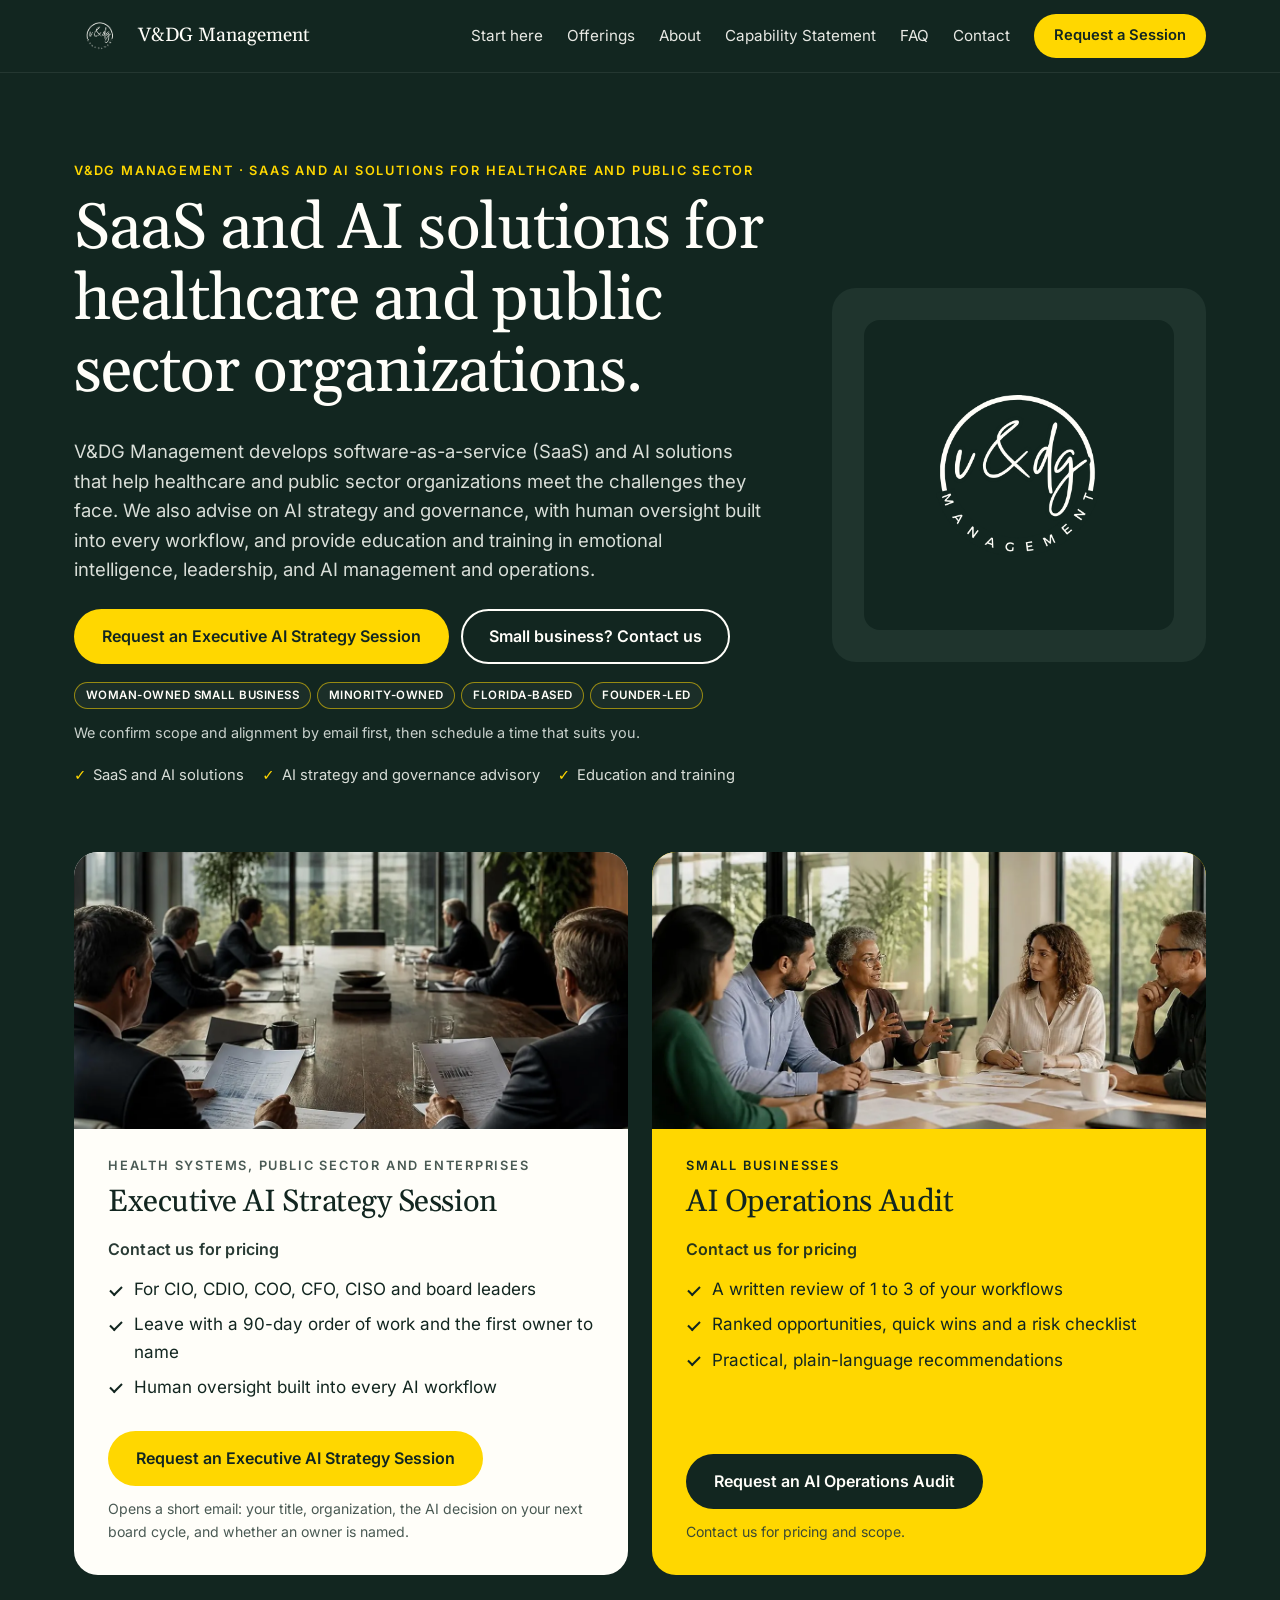
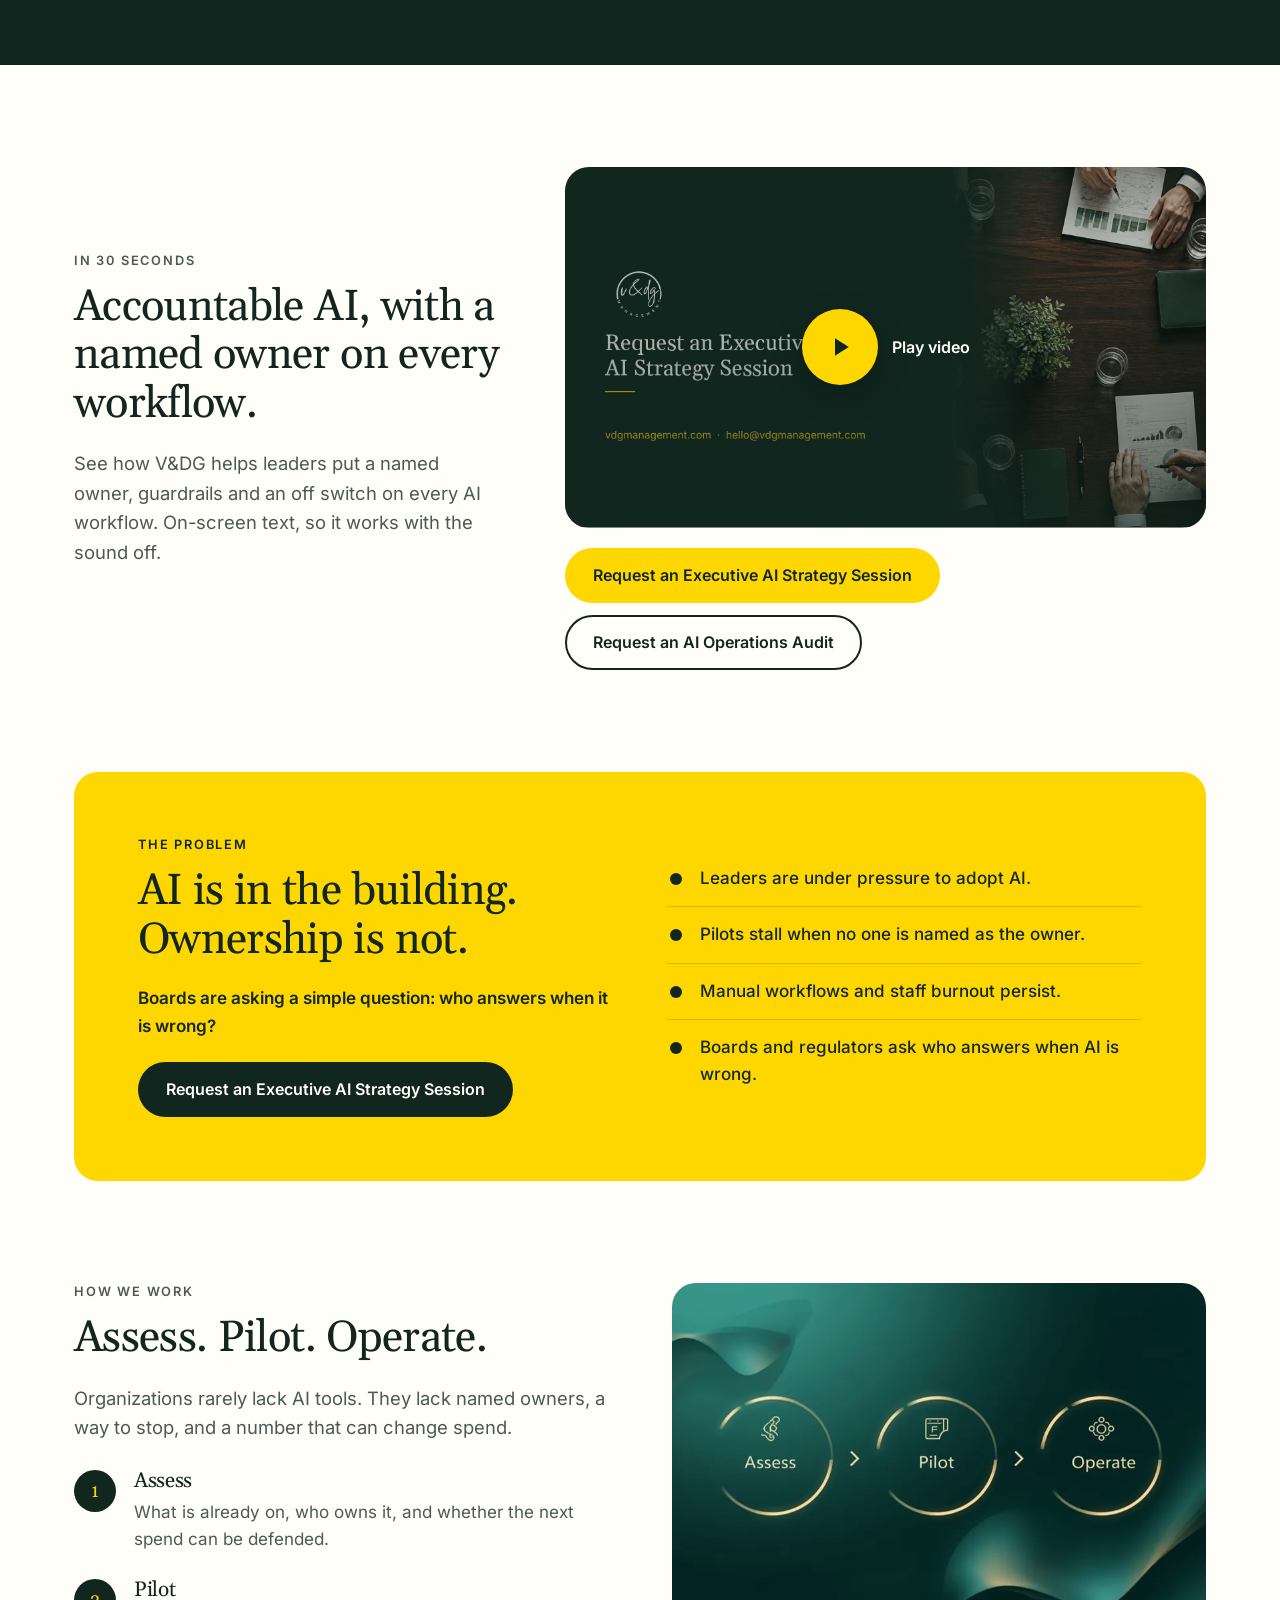
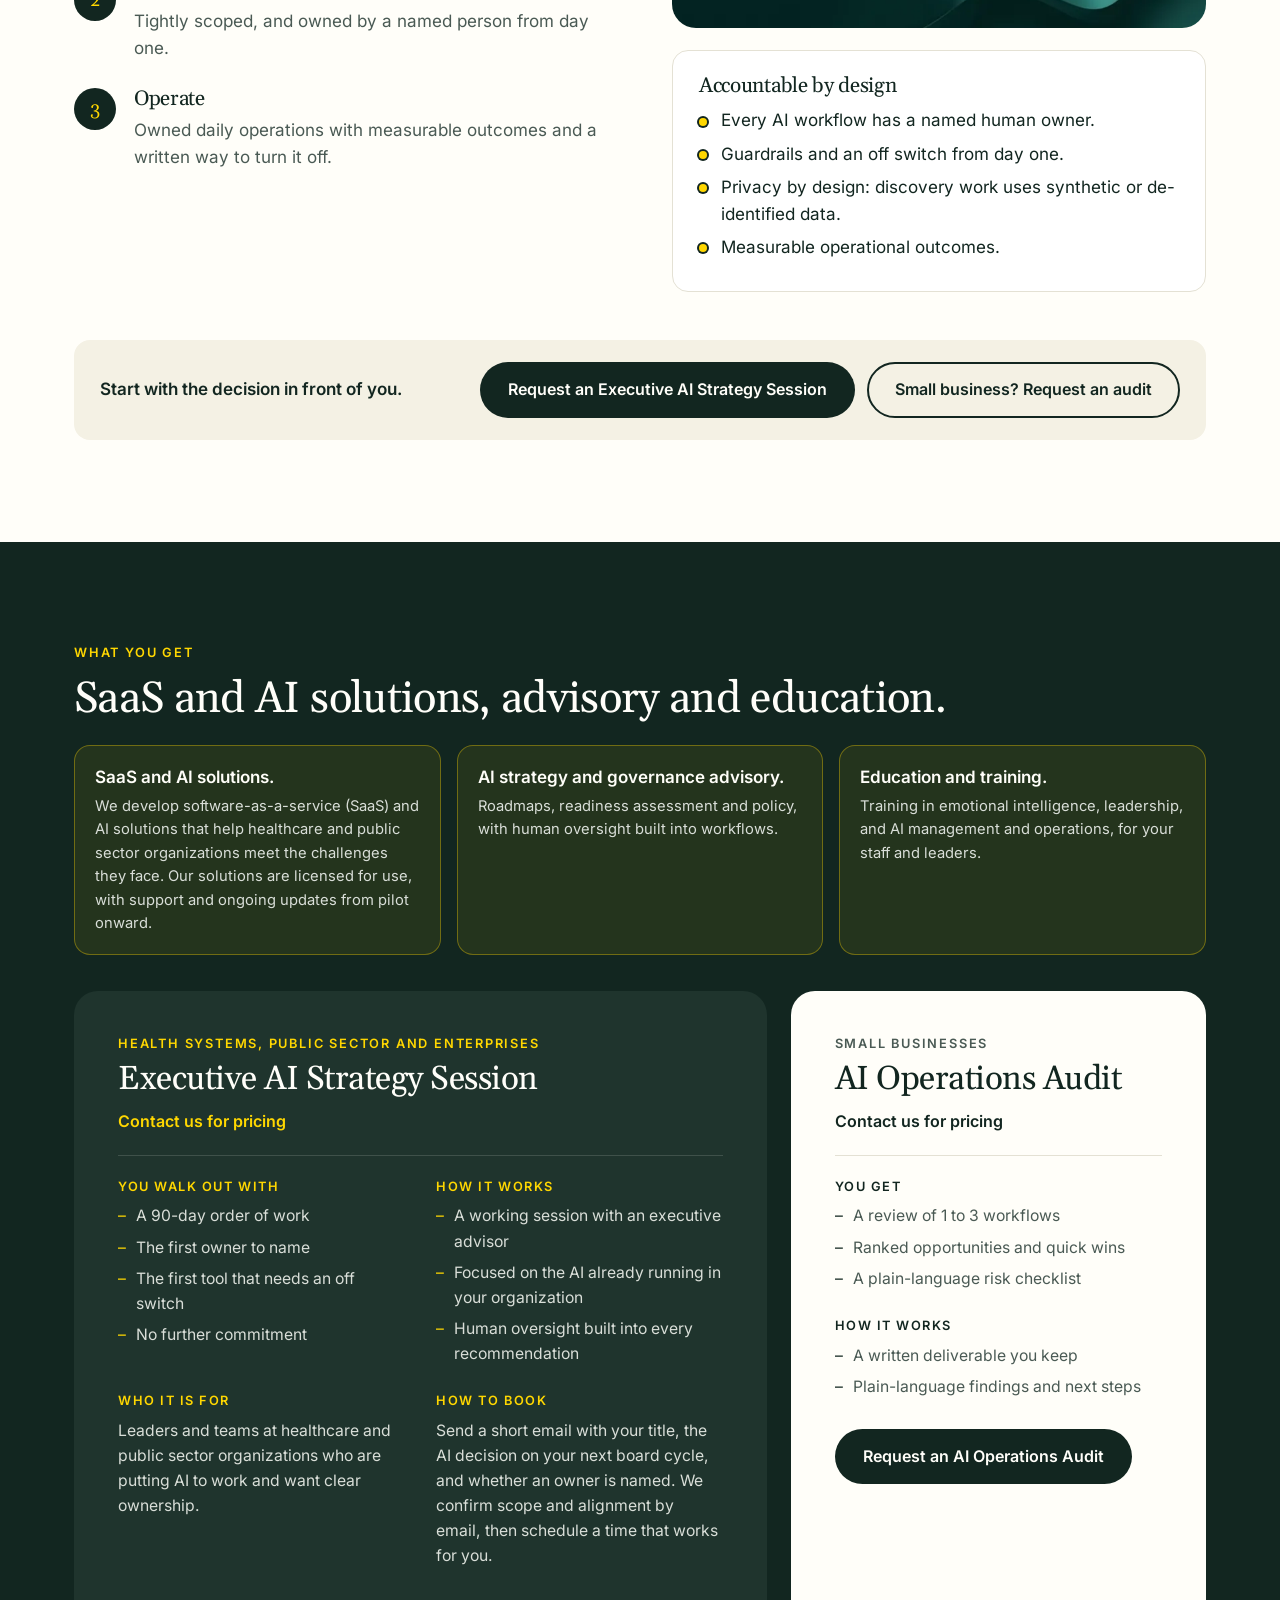
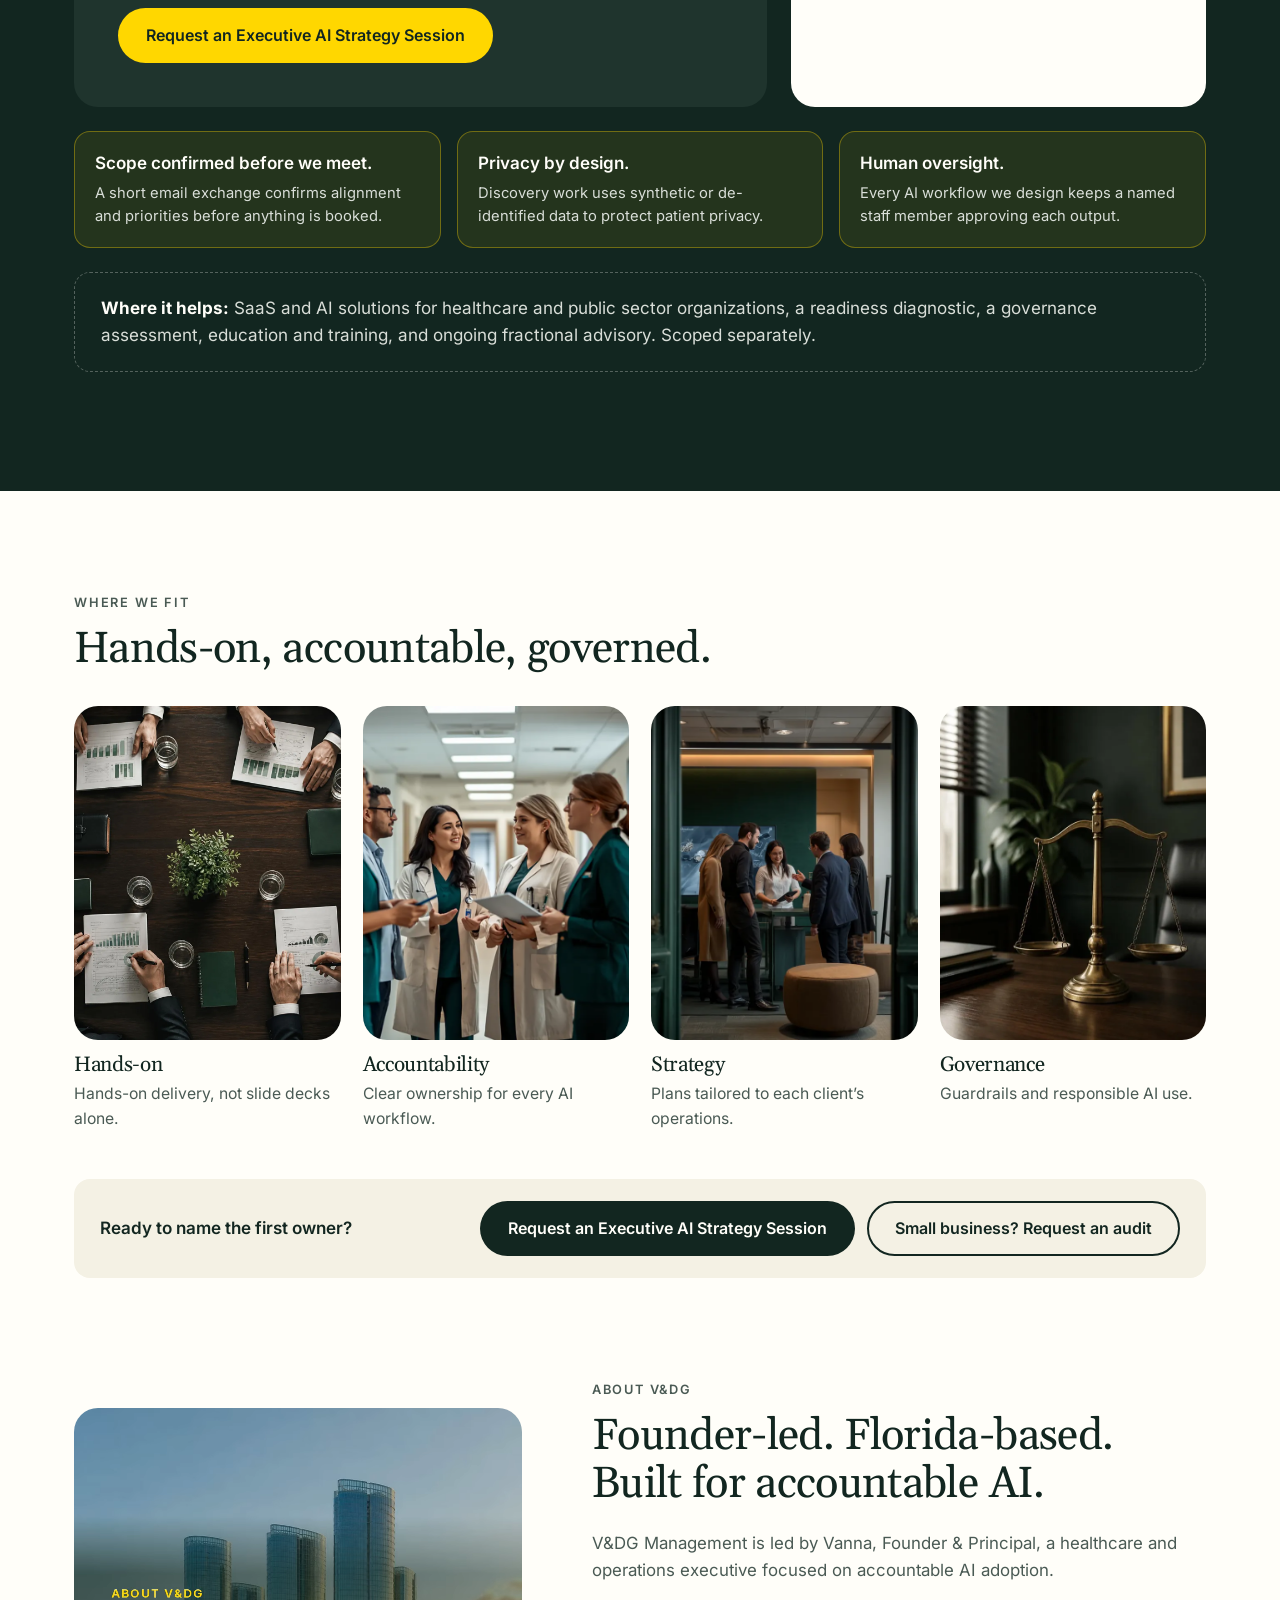
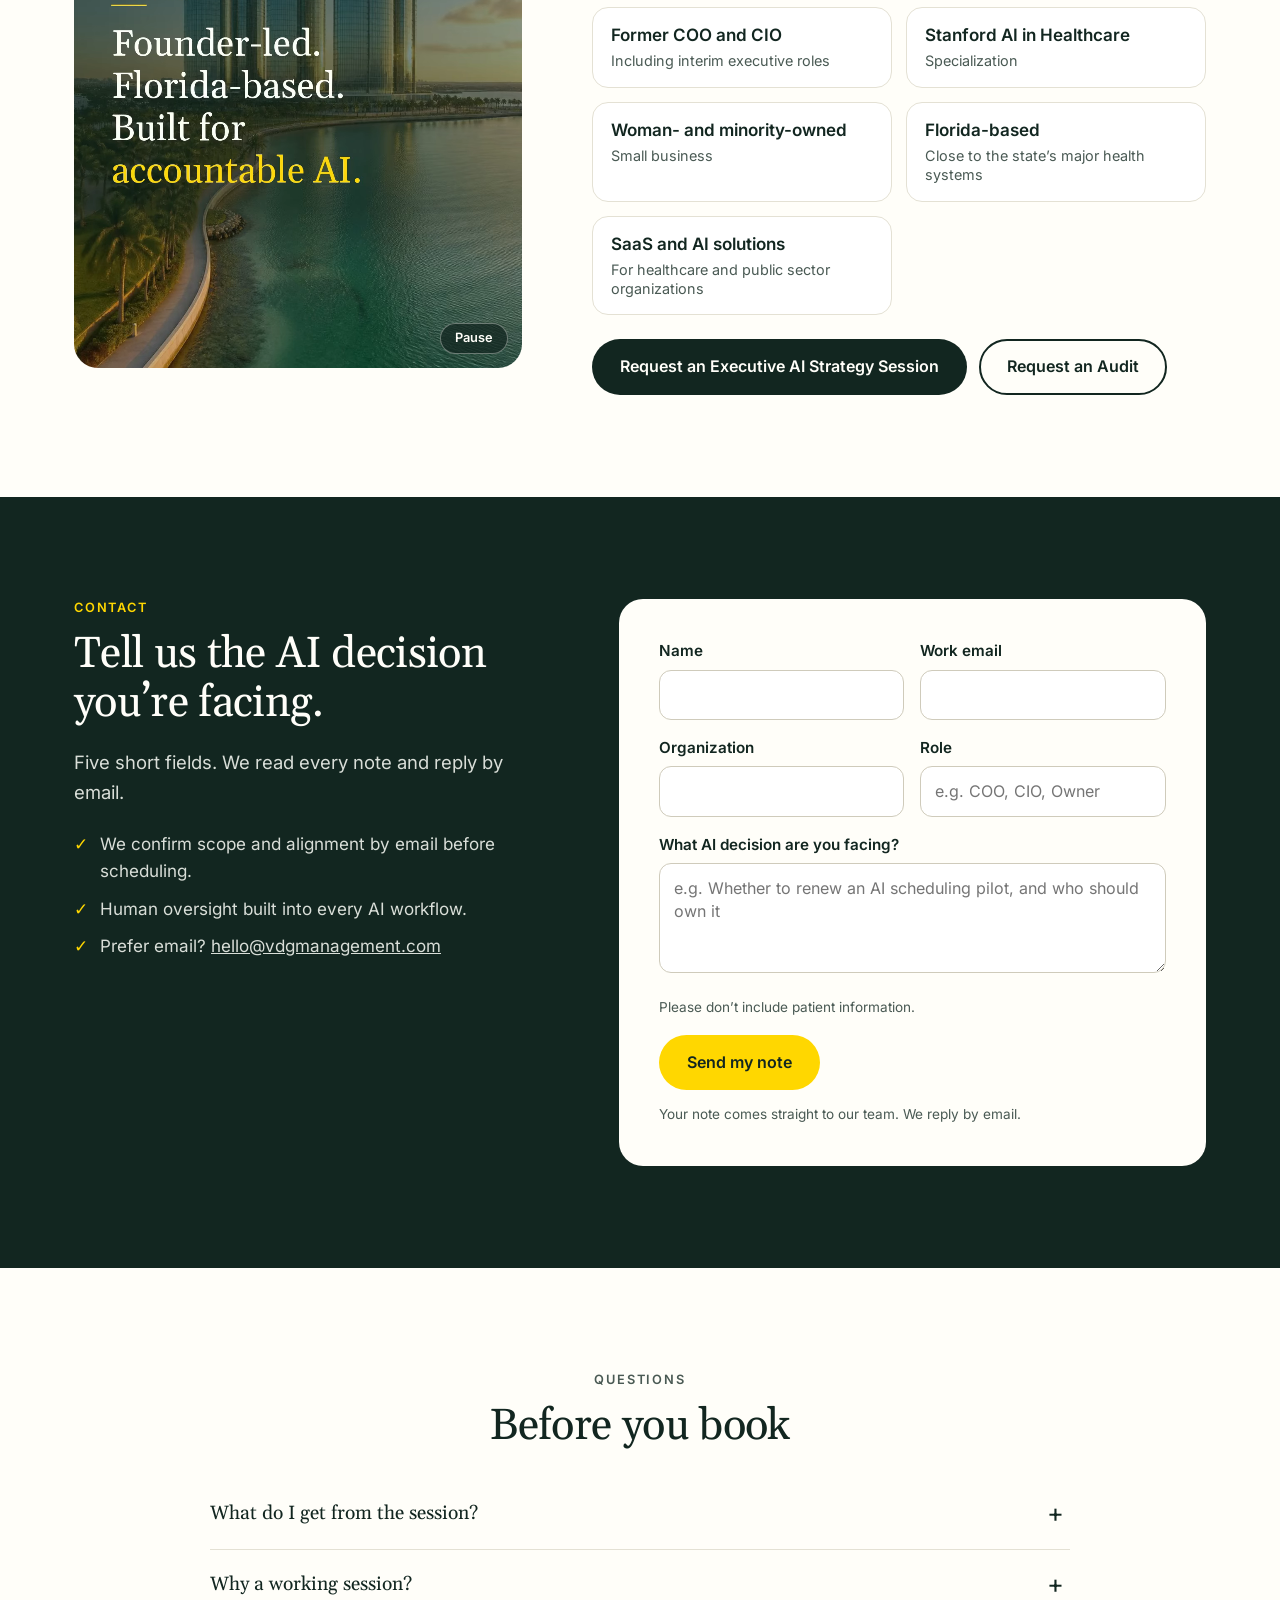
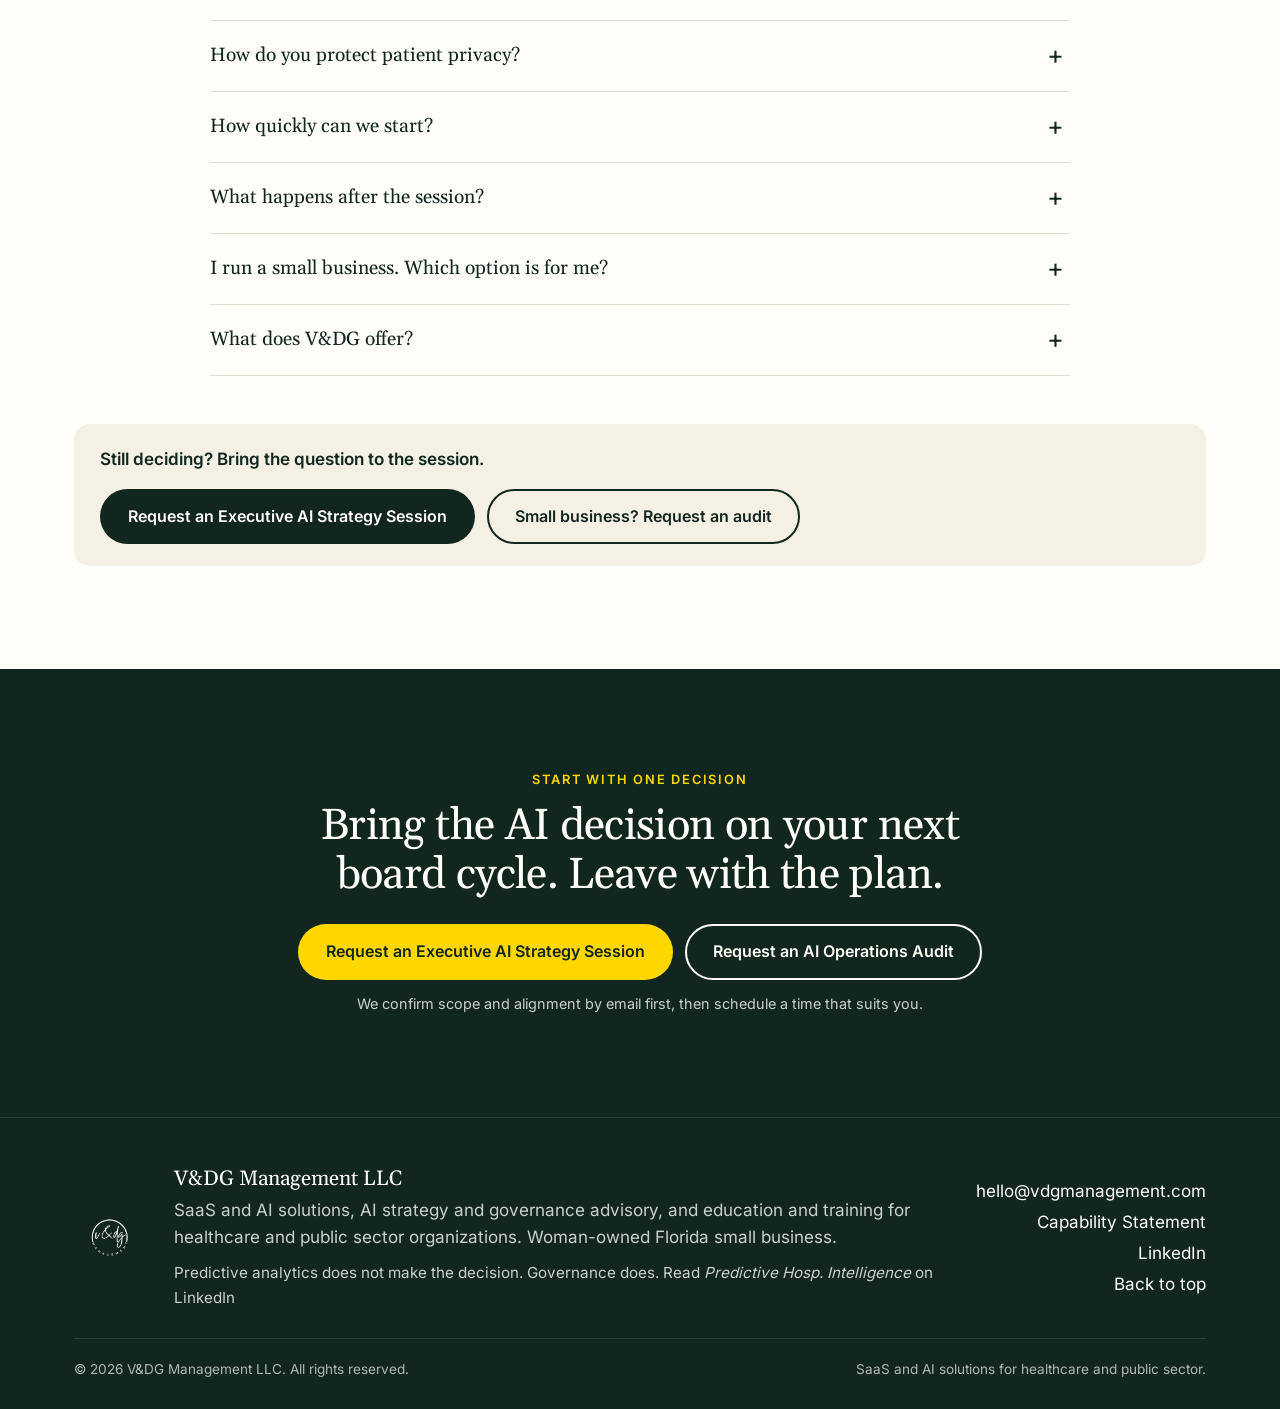
<file: index.html>
<!doctype html>
<html lang="en">
<head>
<meta charset="utf-8">
<meta name="viewport" content="width=device-width,initial-scale=1">
<title>V&amp;DG Management | SaaS and AI Solutions for Healthcare and Public Sector Organizations</title>
<meta name="description" content="V&amp;DG Management develops SaaS and AI solutions for healthcare and public sector organizations, helping them meet the challenges they face, alongside AI strategy and governance advisory and education and training in emotional intelligence, leadership and AI. Woman-owned, Florida-based. Contact us.">
<link rel="canonical" href="https://vdgmanagement.com/">
<meta name="theme-color" content="#122620">
<meta property="og:type" content="website">
<meta property="og:site_name" content="V&amp;DG Management">
<meta property="og:title" content="V&amp;DG Management | SaaS and AI Solutions for Healthcare and Public Sector Organizations">
<meta property="og:description" content="SaaS and AI solutions for healthcare and public sector organizations, plus AI strategy and governance advisory with human oversight built into every workflow, and education and training.">
<meta property="og:url" content="https://vdgmanagement.com/">
<meta property="og:image" content="https://vdgmanagement.com/img/og-image.jpg">
<meta property="og:image:width" content="1200">
<meta property="og:image:height" content="630">
<meta property="og:image:alt" content="V&amp;DG Management logo">
<meta name="twitter:card" content="summary_large_image">
<link rel="icon" href="favicon.ico" sizes="any">
<link rel="icon" type="image/png" sizes="32x32" href="img/favicon-32.png">
<link rel="apple-touch-icon" href="img/apple-touch-icon.png">
<link rel="manifest" href="site.webmanifest">
<link rel="preload" href="fonts/gelasio-latin.woff2" as="font" type="font/woff2" crossorigin>
<link rel="preload" href="fonts/inter-latin.woff2" as="font" type="font/woff2" crossorigin>
<link rel="stylesheet" href="css/site.css">
<script type="application/ld+json">
{"@context":"https://schema.org","@type":"ProfessionalService","name":"V&DG Management LLC","url":"https://vdgmanagement.com/","logo":"https://vdgmanagement.com/img/vdg-logo-official.png","email":"hello@vdgmanagement.com","address":{"@type":"PostalAddress","addressRegion":"FL","addressCountry":"US"},"description":"V&DG Management LLC develops SaaS and AI solutions for healthcare and public sector organizations, helping them meet the challenges they face, alongside AI strategy and governance advisory and education and training in emotional intelligence, leadership and AI.","sameAs":["https://www.linkedin.com/in/vanna-g-ai-healthcare-strategy"]}
</script>
</head>
<body>
<a class="skip" href="#main">Skip to content</a>

<header class="site-header">
  <div class="wrap">
    <a class="brand" href="#top" aria-label="V&amp;DG Management, back to top" data-cta="header-logo">
      <img src="img/vdg-logo-official.png" width="52" height="52" alt="V&amp;DG Management logo">
      <span>V&amp;DG Management</span>
    </a>
    <nav class="nav" aria-label="Main">
      <a href="#paths" data-cta="nav-paths">Start here</a>
      <a href="#offer" data-cta="nav-offer">Offerings</a>
      <a href="#about" data-cta="nav-about">About</a>
      <a href="capability-statement.html" data-cta="nav-capability">Capability Statement</a>
      <a href="#faq" data-cta="nav-faq">FAQ</a>
      <a href="#contact" data-cta="nav-contact">Contact</a>
      <a class="btn btn-yellow" href="#contact" data-cta="header-session" data-path="enterprise"><span class="long">Request a Session</span><span class="short">Request a session</span></a>
    </nav>
  </div>
</header>

<main id="main">
<!-- 1. HERO -->
<section class="hero on-dark" id="top" aria-labelledby="hero-h">
  <div class="wrap hero-grid">
    <div>
      <p class="kicker">V&amp;DG Management · SaaS and AI solutions for healthcare and public sector</p>
      <h1 id="hero-h">SaaS and AI solutions for healthcare and public sector organizations.</h1>
      <p class="lead">V&amp;DG Management develops software-as-a-service (SaaS) and AI solutions that help healthcare and public sector organizations meet the challenges they face. We also advise on AI strategy and governance, with human oversight built into every workflow, and provide education and training in emotional intelligence, leadership, and AI management and operations.</p>
      <div class="btn-row">
        <a class="btn btn-yellow" href="#contact" data-cta="hero-session" data-path="enterprise">Request an Executive AI Strategy Session</a>
        <a class="btn btn-ghost" href="#paths" data-cta="hero-small-business">Small business? Contact us</a>
      </div>
      <ul class="badge-row" aria-label="About V&amp;DG Management">
        <li>Woman-owned small business</li>
        <li>Minority-owned</li>
        <li>Florida-based</li>
        <li>Founder-led</li>
      </ul>
      <p class="reassure">We confirm scope and alignment by email first, then schedule a time that suits you.</p>
      <ul class="trust-line" aria-label="At a glance">
        <li>SaaS and AI solutions</li>
        <li>AI strategy and governance advisory</li>
        <li>Education and training</li>
      </ul>
    </div>
    <div class="hero-card">
      <img src="img/vdg-logo-official.png" width="500" height="500" alt="V&amp;DG Management logo" fetchpriority="high">
    </div>
  </div>
</section>

<!-- 2. TWO BUYER PATHS -->
<section class="paths on-dark" id="paths" aria-labelledby="paths-h">
  <div class="wrap">
    <h2 id="paths-h" class="sr-only">Choose your starting point</h2>
    <div class="paths-grid">
      <article class="path">
        <div class="media"><picture><source srcset="img/boardroom-wide.webp" type="image/webp"><img src="img/boardroom-wide.jpg" width="1200" height="900" alt="Executives reviewing reports around a boardroom table"></picture></div>
        <div class="body">
          <p class="who">Health systems, public sector and enterprises</p>
          <h3>Executive AI Strategy Session</h3>
          <p class="price price-scope">Contact us for pricing</p>
          <ul>
            <li>For CIO, CDIO, COO, CFO, CISO and board leaders</li>
            <li>Leave with a 90-day order of work and the first owner to name</li>
            <li>Human oversight built into every AI workflow</li>
          </ul>
          <a class="btn btn-yellow" href="#contact" data-cta="paths-session" data-path="enterprise">Request an Executive AI Strategy Session</a>
          <p class="path-note">Opens a short email: your title, organization, the AI decision on your next board cycle, and whether an owner is named.</p>
        </div>
      </article>
      <article class="path path-yellow">
        <div class="media"><picture><source srcset="img/enterprise-meeting.webp" type="image/webp"><img src="img/enterprise-meeting.jpg" width="1200" height="945" alt="A small team meeting in a bright glass-walled office"></picture></div>
        <div class="body">
          <p class="who">Small businesses</p>
          <h3>AI Operations Audit</h3>
          <p class="price price-scope">Contact us for pricing</p>
          <ul>
            <li>A written review of 1 to 3 of your workflows</li>
            <li>Ranked opportunities, quick wins and a risk checklist</li>
            <li>Practical, plain-language recommendations</li>
          </ul>
          <a class="btn btn-green" href="#contact" data-cta="paths-audit" data-path="small-business">Request an AI Operations Audit</a>
          <p class="path-note">Contact us for pricing and scope.</p>
        </div>
      </article>
    </div>
  </div>
</section>

<!-- 3. VIDEO (new captioned brand commercial; file supplied separately) -->
<section class="section" id="video" aria-labelledby="video-h">
  <div class="wrap video-grid">
    <div>
      <p class="kicker">In 30 seconds</p>
      <h2 id="video-h">Accountable AI, with a named owner on every workflow.</h2>
      <p class="lead">See how V&amp;DG helps leaders put a named owner, guardrails and an off switch on every AI workflow. On-screen text, so it works with the sound off.</p>
    </div>
    <div>
      <div class="video-frame" id="vframe">
        <video id="promo" preload="none" playsinline muted controls poster="media/vdg-commercial-poster.jpg" width="1280" height="720" aria-label="V&amp;DG Management brand video (captioned)">
          <source src="media/vdg-commercial.mp4" type="video/mp4">
          Your browser does not support embedded video.
        </video>
        <button class="play" type="button" id="playbtn" data-cta="video-play" aria-label="Play the V&amp;DG Management video">
          <span class="icon" aria-hidden="true"><svg width="30" height="30" viewBox="0 0 24 24"><path d="M8 5v14l11-7z" fill="#122620"/></svg></span>
          <span>Play video</span>
        </button>
      </div>
      <div class="btn-row video-cta">
        <a class="btn btn-yellow" href="#contact" data-cta="video-session" data-path="enterprise">Request an Executive AI Strategy Session</a>
        <a class="btn btn-ghost" href="#contact" data-cta="video-audit" data-path="small-business">Request an AI Operations Audit</a>
      </div>
    </div>
  </div>
</section>

<!-- 4. PROBLEM (deck slide 2) -->
<section class="section" id="problem" style="padding-top:0" aria-labelledby="problem-h">
  <div class="wrap">
    <div class="panel-yellow problem-grid">
      <div>
        <p class="kicker">The problem</p>
        <h2 id="problem-h">AI is in the building. Ownership is not.</h2>
        <p style="font-weight:600;margin:0 0 22px">Boards are asking a simple question: who answers when it is wrong?</p>
        <a class="btn btn-green" href="#contact" data-cta="problem-session" data-path="enterprise">Request an Executive AI Strategy Session</a>
      </div>
      <ul class="ticks">
        <li>Leaders are under pressure to adopt AI.</li>
        <li>Pilots stall when no one is named as the owner.</li>
        <li>Manual workflows and staff burnout persist.</li>
        <li>Boards and regulators ask who answers when AI is wrong.</li>
      </ul>
    </div>
  </div>
</section>

<!-- 5. HOW WE WORK (deck slide 3) -->
<section class="section" id="approach" style="padding-top:0" aria-labelledby="how-h">
  <div class="wrap">
    <div class="how-grid">
      <div>
        <p class="kicker">How we work</p>
        <h2 id="how-h">Assess. Pilot. Operate.</h2>
        <p class="lead">Organizations rarely lack AI tools. They lack named owners, a way to stop, and a number that can change spend.</p>
        <ol class="steps">
          <li><h3>Assess</h3><p>What is already on, who owns it, and whether the next spend can be defended.</p></li>
          <li><h3>Pilot</h3><p>Tightly scoped, and owned by a named person from day one.</p></li>
          <li><h3>Operate</h3><p>Owned daily operations with measurable outcomes and a written way to turn it off.</p></li>
        </ol>
      </div>
      <div>
        <div class="rounded"><picture><source srcset="img/assess-pilot-operate.webp" type="image/webp"><img src="img/assess-pilot-operate.jpg" width="800" height="516" loading="lazy" decoding="async" alt="Three linked stages labelled Assess, Pilot and Operate on a deep green background"></picture></div>
        <div class="by-design">
          <h3>Accountable by design</h3>
          <ul>
            <li>Every AI workflow has a named human owner.</li>
            <li>Guardrails and an off switch from day one.</li>
            <li>Privacy by design: discovery work uses synthetic or de-identified data.</li>
            <li>Measurable operational outcomes.</li>
          </ul>
        </div>
      </div>
    </div>
    <div class="cta-band"><p>Start with the decision in front of you.</p><div class="btn-row"><a class="btn btn-green" href="#contact" data-cta="approach-session" data-path="enterprise">Request an Executive AI Strategy Session</a><a class="btn btn-ghost" href="#contact" data-cta="approach-audit" data-path="small-business">Small business? Request an audit</a></div></div>
  </div>
</section>

<!-- 6. OFFER STACK -->
<section class="section on-dark" id="offer" aria-labelledby="offer-h">
  <div class="wrap">
    <p class="kicker">What you get</p>
    <h2 id="offer-h">SaaS and AI solutions, advisory and education.</h2>
    <ul class="guarantees" aria-label="What V&amp;DG offers" style="margin:0 0 28px">
      <li>SaaS and AI solutions.<span>We develop software-as-a-service (SaaS) and AI solutions that help healthcare and public sector organizations meet the challenges they face. Our solutions are licensed for use, with support and ongoing updates from pilot onward.</span></li>
      <li>AI strategy and governance advisory.<span>Roadmaps, readiness assessment and policy, with human oversight built into workflows.</span></li>
      <li>Education and training.<span>Training in emotional intelligence, leadership, and AI management and operations, for your staff and leaders.</span></li>
    </ul>
    <div class="offer-grid">
      <article class="offer" aria-labelledby="o1">
        <div class="offer-head">
          <div><p class="kicker" style="margin-bottom:8px">Health systems, public sector and enterprises</p><h3 id="o1">Executive AI Strategy Session</h3></div>
          <p class="price price-scope">Contact us for pricing</p>
        </div>
        <div class="offer-cols">
          <div><h4>You walk out with</h4><ul><li>A 90-day order of work</li><li>The first owner to name</li><li>The first tool that needs an off switch</li><li>No further commitment</li></ul></div>
          <div><h4>How it works</h4><ul><li>A working session with an executive advisor</li><li>Focused on the AI already running in your organization</li><li>Human oversight built into every recommendation</li></ul></div>
          <div><h4>Who it is for</h4><p>Leaders and teams at healthcare and public sector organizations who are putting AI to work and want clear ownership.</p></div>
          <div><h4>How to book</h4><p>Send a short email with your title, the AI decision on your next board cycle, and whether an owner is named. We confirm scope and alignment by email, then schedule a time that works for you.</p></div>
        </div>
        <div class="btn-row"><a class="btn btn-yellow" href="#contact" data-cta="offer-session" data-path="enterprise">Request an Executive AI Strategy Session</a></div>
      </article>
      <article class="offer offer-light" aria-labelledby="o2">
        <div class="offer-head">
          <div><p class="kicker" style="margin-bottom:8px">Small businesses</p><h3 id="o2">AI Operations Audit</h3></div>
          <p class="price price-scope">Contact us for pricing</p>
        </div>
        <div class="offer-cols">
          <div><h4>You get</h4><ul><li>A review of 1 to 3 workflows</li><li>Ranked opportunities and quick wins</li><li>A plain-language risk checklist</li></ul></div>
          <div><h4>How it works</h4><ul><li>A written deliverable you keep</li><li>Plain-language findings and next steps</li></ul></div>
        </div>
        <div class="btn-row"><a class="btn btn-green" href="#contact" data-cta="offer-audit" data-path="small-business">Request an AI Operations Audit</a></div>
      </article>
    </div>
    <ul class="guarantees" aria-label="Our commitments">
      <li>Scope confirmed before we meet.<span>A short email exchange confirms alignment and priorities before anything is booked.</span></li>
      <li>Privacy by design.<span>Discovery work uses synthetic or de-identified data to protect patient privacy.</span></li>
      <li>Human oversight.<span>Every AI workflow we design keeps a named staff member approving each output.</span></li>
    </ul>
    <p class="next-path"><strong>Where it helps:</strong> SaaS and AI solutions for healthcare and public sector organizations, a readiness diagnostic, a governance assessment, education and training, and ongoing fractional advisory. Scoped separately.</p>
  </div>
</section>

<!-- 7. WHERE WE FIT (deck slide 6) -->
<section class="section" id="fit" aria-labelledby="fit-h">
  <div class="wrap">
    <p class="kicker">Where we fit</p>
    <h2 id="fit-h">Hands-on, accountable, governed.</h2>
    <div class="fit-grid">
      <div class="fit"><div class="rounded"><picture><source srcset="img/strategy-table.webp" type="image/webp"><img src="img/strategy-table.jpg" width="1023" height="1200" loading="lazy" decoding="async" alt="Overhead view of executives reviewing reports at a walnut boardroom table"></picture></div><h3>Hands-on</h3><p>Hands-on delivery, not slide decks alone.</p></div>
      <div class="fit"><div class="rounded"><picture><source srcset="img/accountability-ops.webp" type="image/webp"><img src="img/accountability-ops.jpg" width="682" height="800" loading="lazy" decoding="async" alt="Hospital operations staff reviewing a tablet together in a corridor"></picture></div><h3>Accountability</h3><p>Clear ownership for every AI workflow.</p></div>
      <div class="fit"><div class="rounded"><picture><source srcset="img/hands-on-team.webp" type="image/webp"><img src="img/hands-on-team.jpg" width="614" height="720" loading="lazy" decoding="async" alt="A small team reviewing work together in a modern office"></picture></div><h3>Strategy</h3><p>Plans tailored to each client&#8217;s operations.</p></div>
      <div class="fit"><div class="rounded"><picture><source srcset="img/governance-scale.webp" type="image/webp"><img src="img/governance-scale.jpg" width="645" height="800" loading="lazy" decoding="async" alt="A brass balance scale on an executive desk"></picture></div><h3>Governance</h3><p>Guardrails and responsible AI use.</p></div>
    </div>
    <div class="cta-band"><p>Ready to name the first owner?</p><div class="btn-row"><a class="btn btn-green" href="#contact" data-cta="fit-session" data-path="enterprise">Request an Executive AI Strategy Session</a><a class="btn btn-ghost" href="#contact" data-cta="fit-audit" data-path="small-business">Small business? Request an audit</a></div></div>
  </div>
</section>

<!-- 8. CREDIBILITY (real facts only) -->
<section class="section" id="about" style="padding-top:0" aria-labelledby="about-h">
  <div class="wrap cred-grid">
    <div class="rounded about-media">
      <video id="about-video" autoplay muted loop playsinline preload="metadata" poster="media/founder-mission-poster.jpg" width="1080" height="1350" aria-label="V&amp;DG Management mission video. On-screen text: About V&amp;DG. Founder-led. Florida-based. Built for accountable AI. SaaS and AI solutions, plus AI strategy and governance, for healthcare and public sector organizations. Every AI workflow has a named human owner. Guardrails and an off switch from day one. Assess. Pilot. Operate. Request an Executive AI Strategy Session. vdgmanagement.com.">
        <source src="media/founder-mission.webm" type="video/webm">
        <source src="media/founder-mission.mp4" type="video/mp4">
        <img src="img/florida-gulf-coast.jpg" width="597" height="800" alt="Florida Gulf Coast waterfront skyline at sunset">
      </video>
      <picture class="about-still"><source srcset="media/founder-mission-poster.webp" type="image/webp"><img src="media/founder-mission-poster.jpg" width="1080" height="1350" loading="lazy" decoding="async" alt="Founder-led. Florida-based. Built for accountable AI."></picture>
      <button type="button" class="about-video-toggle" aria-controls="about-video" aria-pressed="false">Pause<span class="sr-only"> mission video</span></button>
    </div>
    <script>(function(){var v=document.getElementById('about-video'),b=v&&v.parentNode.querySelector('.about-video-toggle');if(!v)return;
      if(window.matchMedia&&matchMedia('(prefers-reduced-motion: reduce)').matches){v.removeAttribute('autoplay');v.preload='none';v.pause();return;}
      b.addEventListener('click',function(){if(v.paused){v.play();b.firstChild.nodeValue='Pause';b.setAttribute('aria-pressed','false');}else{v.pause();b.firstChild.nodeValue='Play';b.setAttribute('aria-pressed','true');}});})();</script>
    <div>
      <p class="kicker">About V&amp;DG</p>
      <h2 id="about-h">Founder-led. Florida-based. Built for accountable AI.</h2>
      <p class="founder-line">V&amp;DG Management is led by Vanna, Founder &amp; Principal, a healthcare and operations executive focused on accountable AI adoption.</p>
      <ul class="creds">
        <li>Former COO and CIO<span>Including interim executive roles</span></li>
        <li>Stanford AI in Healthcare<span>Specialization</span></li>
        <li>Woman- and minority-owned<span>Small business</span></li>
        <li>Florida-based<span>Close to the state&#8217;s major health systems</span></li>
        <li>SaaS and AI solutions<span>For healthcare and public sector organizations</span></li>
      </ul>
      <div class="btn-row"><a class="btn btn-green" href="#contact" data-cta="about-session" data-path="enterprise">Request an Executive AI Strategy Session</a><a class="btn btn-ghost" href="#contact" data-cta="about-audit" data-path="small-business">Request an Audit</a></div>
    </div>
  </div>
</section>

<!-- 9. LEAD FORM -->
<section class="section on-dark" id="contact" aria-labelledby="contact-h">
  <div class="wrap form-grid">
    <div>
      <p class="kicker">Contact</p>
      <h2 id="contact-h">Tell us the AI decision you&#8217;re facing.</h2>
      <p class="lead">Five short fields. We read every note and reply by email.</p>
      <ul class="contact-list">
        <li>We confirm scope and alignment by email before scheduling.</li>
        <li>Human oversight built into every AI workflow.</li>
        <li>Prefer email? <a href="mailto:hello@vdgmanagement.com" data-cta="contact-email">hello@vdgmanagement.com</a></li>
      </ul>
    </div>
    <form class="lead-form" id="lead-form" action="https://formsubmit.co/hello@vdgmanagement.com" method="POST" data-mode="formsubmit">
      <input type="hidden" name="_subject" value="New V&amp;DG website inquiry">
      <input type="hidden" name="_template" value="table">
      <input type="hidden" name="_captcha" value="true">
      <div class="hp" aria-hidden="true"><label for="f-hp">Leave blank</label><input id="f-hp" type="text" name="_honey" tabindex="-1" autocomplete="off"></div>
      <div class="two">
        <div class="field"><label for="f-name">Name</label><input id="f-name" name="name" type="text" autocomplete="name" required></div>
        <div class="field"><label for="f-email">Work email</label><input id="f-email" name="email" type="email" autocomplete="email" required></div>
        <div class="field"><label for="f-org">Organization</label><input id="f-org" name="organization" type="text" autocomplete="organization" required></div>
        <div class="field"><label for="f-role">Role</label><input id="f-role" name="role" type="text" autocomplete="organization-title" placeholder="e.g. COO, CIO, Owner" required></div>
      </div>
      <div class="field"><label for="f-decision">What AI decision are you facing?</label><textarea id="f-decision" name="decision" required placeholder="e.g. Whether to renew an AI scheduling pilot, and who should own it"></textarea></div>
      <p class="form-fine" style="margin:0 0 16px">Please don&#8217;t include patient information.</p>
      <button class="btn btn-yellow" type="submit" data-cta="form-submit" data-path="form">Send my note</button>
      <p class="form-status" id="form-status" role="status" aria-live="polite"></p>
      <p class="form-fine">Your note comes straight to our team. We reply by email.</p>
    </form>
  </div>
</section>

<!-- 10. FAQ -->
<section class="section" id="faq" aria-labelledby="faq-h">
  <div class="wrap">
    <div class="center"><p class="kicker">Questions</p><h2 id="faq-h">Before you book</h2></div>
    <div class="faq">
      <details><summary>What do I get from the session?</summary><p>A working session with an executive advisor on what AI is already running, who owns it, and whether the next spend can be defended. You walk out with a 90-day order of work, the first owner to name, and the first tool that needs an off switch. There is no obligation after it.</p></details>
      <details><summary>Why a working session?</summary><p>The session is the work itself, and the plan is yours to keep whether or not we work together again. Scope and alignment are confirmed by email before anything is scheduled, so the session is focused on what matters most to you.</p></details>
      <details><summary>How do you protect patient privacy?</summary><p>Privacy is built in from the start. Discovery work uses synthetic or de-identified data, and our approach aligns with recognized AI risk and privacy frameworks. Please don&#8217;t send patient information through this website.</p></details>
      <details><summary>How quickly can we start?</summary><p>As soon as we confirm scope and alignment by email. The Executive AI Strategy Session is a working conversation, so it can usually be scheduled without a technical setup.</p></details>
      <details><summary>What happens after the session?</summary><p>You leave with the 90-day plan and run it however you choose. If more help makes sense, the next steps include a readiness diagnostic, a governance assessment, education and training, SaaS and AI solutions, or ongoing fractional advisory. Each is scoped separately.</p></details>
      <details><summary>I run a small business. Which option is for me?</summary><p>Start with the AI Operations Audit. It&#8217;s a written review of 1 to 3 workflows with ranked opportunities, quick wins and a risk checklist. Contact us for pricing. The Executive AI Strategy Session is designed for health-system, public sector and enterprise leaders.</p></details>
      <details><summary>What does V&amp;DG offer?</summary><p>V&amp;DG develops software-as-a-service (SaaS) and AI solutions for healthcare and public sector organizations, helping them meet the challenges they face. Alongside that, we advise on AI strategy and governance with human oversight built into every workflow, and provide education and training for your staff and leaders.</p></details>
    </div>
    <div class="cta-band"><p>Still deciding? Bring the question to the session.</p><div class="btn-row"><a class="btn btn-green" href="#contact" data-cta="faq-session" data-path="enterprise">Request an Executive AI Strategy Session</a><a class="btn btn-ghost" href="#contact" data-cta="faq-audit" data-path="small-business">Small business? Request an audit</a></div></div>
  </div>
</section>

<!-- 11. FINAL CTA -->
<section class="section on-dark final" aria-labelledby="final-h">
  <div class="wrap">
    <p class="kicker">Start with one decision</p>
    <h2 id="final-h">Bring the AI decision on your next board cycle. Leave with the plan.</h2>
    <div class="btn-row"><a class="btn btn-yellow" href="#contact" data-cta="final-session" data-path="enterprise">Request an Executive AI Strategy Session</a><a class="btn btn-ghost" href="#contact" data-cta="final-audit" data-path="small-business">Request an AI Operations Audit</a></div>
    <p class="reassure">We confirm scope and alignment by email first, then schedule a time that suits you.</p>
  </div>
</section>
</main>

<footer class="site-footer on-dark">
  <div class="wrap">
    <div class="footer-grid">
      <img src="img/vdg-logo-official.png" width="72" height="72" loading="lazy" alt="V&amp;DG Management logo">
      <div>
        <p style="margin:0;font:400 1.3rem/1.3 var(--serif)">V&amp;DG Management LLC</p>
        <p style="margin:4px 0 0;color:#C9D1CC">SaaS and AI solutions, AI strategy and governance advisory, and education and training for healthcare and public sector organizations. Woman-owned Florida small business.</p>
        <p style="margin:10px 0 0;color:#C9D1CC;font-size:.95rem">Predictive analytics does not make the decision. Governance does. <a href="https://www.linkedin.com/in/vanna-g-ai-healthcare-strategy" target="_blank" rel="noopener" data-cta="footer-insights">Read <em>Predictive Hosp. Intelligence</em> on LinkedIn<span class="sr-only"> (opens in a new tab)</span></a></p>
      </div>
      <ul>
        <li><a href="mailto:hello@vdgmanagement.com" data-cta="footer-email">hello@vdgmanagement.com</a></li>
        <li><a href="capability-statement.html" data-cta="footer-capability">Capability Statement</a></li>
        <li><a href="https://www.linkedin.com/in/vanna-g-ai-healthcare-strategy" target="_blank" rel="noopener" data-cta="footer-linkedin">LinkedIn<span class="sr-only"> (opens in a new tab)</span></a></li>
        <li><a href="#top" data-cta="footer-top">Back to top</a></li>
      </ul>
    </div>
    <div class="legal"><span>&copy; 2026 V&amp;DG Management LLC. All rights reserved.</span><span>SaaS and AI solutions for healthcare and public sector.</span></div>
  </div>
</footer>

<script>
(function(){
  /* CTA click hooks: analytics-ready, sends nothing unless an analytics tag is installed */
  window.dataLayer=window.dataLayer||[];
  document.addEventListener('click',function(e){
    var el=e.target.closest&&e.target.closest('[data-cta]'); if(!el) return;
    var d={event:'cta_click',cta:el.getAttribute('data-cta'),path:el.getAttribute('data-path')||''};
    window.dataLayer.push(d);
    if(typeof window.gtag==='function') window.gtag('event','cta_click',{cta_id:d.cta,cta_path:d.path});
  });

  /* Video: click to play, starts muted (captioned), poster falls back to the Gulf Coast photo */
  var v=document.getElementById('promo'),f=document.getElementById('vframe'),b=document.getElementById('playbtn');
  if(v&&b){
    v.removeAttribute('controls');
    var p=new Image(); p.onerror=function(){v.setAttribute('poster','img/florida-gulf-coast.jpg');}; p.src=v.getAttribute('poster');
    function unavailable(){
      f.classList.remove('playing'); b.style.display='none';
      if(!f.querySelector('.video-msg')){var m=document.createElement('p');m.className='video-msg';m.textContent='Video coming soon. In the meantime, book a session below.';f.appendChild(m);}
    }
    var src=v.querySelector('source'); if(src) src.addEventListener('error',unavailable);
    v.addEventListener('error',unavailable);
    b.addEventListener('click',function(){
      f.classList.add('playing'); v.setAttribute('controls',''); v.muted=true;
      var r=v.play(); if(r&&r.catch) r.catch(unavailable); v.focus();
    });
    v.addEventListener('ended',function(){f.classList.remove('playing');v.removeAttribute('controls');});
  }

  /* Lead form: default mailto-composed submit (no backend). Skipped when data-mode="formsubmit". */
  var form=document.getElementById('lead-form'),st=document.getElementById('form-status');
  if(form&&form.getAttribute('data-mode')==='mailto'){
    form.addEventListener('submit',function(e){
      e.preventDefault();
      if(form.querySelector('#f-hp').value) return;
      var bad=[].filter.call(form.querySelectorAll('[required]'),function(i){return !i.value.trim()||(i.type==='email'&&!/^\S+@\S+\.\S+$/.test(i.value));});
      [].forEach.call(form.querySelectorAll('[required]'),function(i){i.setAttribute('aria-invalid',bad.indexOf(i)>-1?'true':'false');});
      if(bad.length){st.textContent='Please complete all five fields with a valid work email.';bad[0].focus();return;}
      var g=function(id){return form.querySelector(id).value.trim();};
      var subj='Website inquiry: '+g('#f-org');
      var body='Name: '+g('#f-name')+'\nWork email: '+g('#f-email')+'\nOrganization: '+g('#f-org')+'\nRole: '+g('#f-role')+'\n\nThe AI decision we are facing:\n'+g('#f-decision')+'\n';
      window.location.href='mailto:hello@vdgmanagement.com?subject='+encodeURIComponent(subj)+'&body='+encodeURIComponent(body);
      st.textContent='Your email app should open with your note ready to send. If it didn\u2019t, email hello@vdgmanagement.com.';
    });
  }
})();
</script>
</body>
</html>
</file>
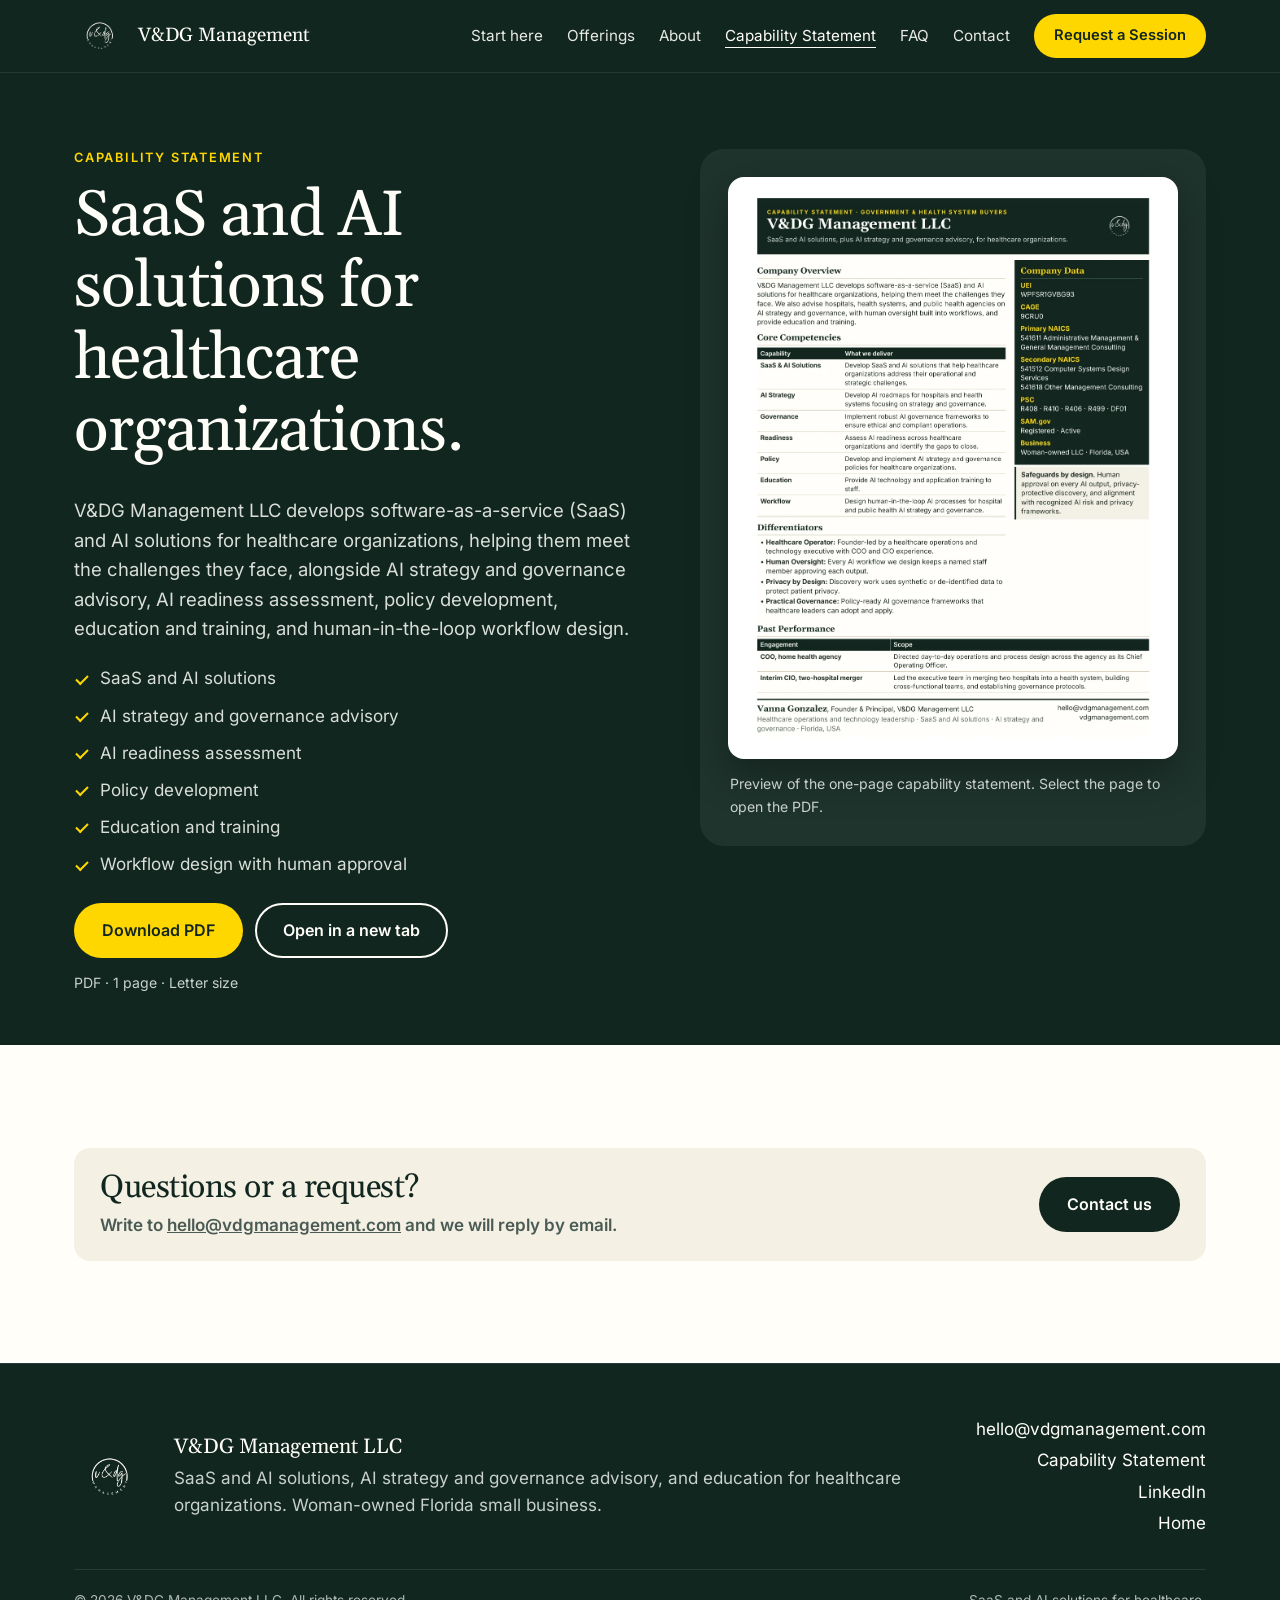
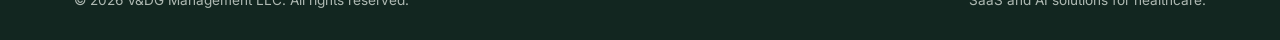
<file: capability-statement.html>
<!doctype html>
<html lang="en">
<head>
<meta charset="utf-8">
<meta name="viewport" content="width=device-width,initial-scale=1">
<title>Capability Statement | V&amp;DG Management</title>
<meta name="description" content="V&amp;DG Management LLC capability statement: SaaS and AI solutions for healthcare organizations, plus AI strategy and governance advisory, readiness assessment, policy, education and workflow design. Download the one-page PDF.">
<link rel="canonical" href="https://vdgmanagement.com/capability-statement.html">
<meta name="theme-color" content="#122620">
<meta property="og:type" content="website">
<meta property="og:site_name" content="V&amp;DG Management">
<meta property="og:title" content="Capability Statement | V&amp;DG Management">
<meta property="og:description" content="SaaS and AI solutions, plus AI strategy and governance advisory, for healthcare organizations. Download the one-page capability statement.">
<meta property="og:url" content="https://vdgmanagement.com/capability-statement.html">
<meta property="og:image" content="https://vdgmanagement.com/img/og-image.jpg">
<meta name="twitter:card" content="summary_large_image">
<link rel="icon" href="favicon.ico" sizes="any">
<link rel="icon" type="image/png" sizes="32x32" href="img/favicon-32.png">
<link rel="apple-touch-icon" href="img/apple-touch-icon.png">
<link rel="manifest" href="site.webmanifest">
<link rel="preload" href="fonts/gelasio-latin.woff2" as="font" type="font/woff2" crossorigin>
<link rel="preload" href="fonts/inter-latin.woff2" as="font" type="font/woff2" crossorigin>
<link rel="stylesheet" href="css/site.css">
</head>
<body>
<a class="skip" href="#main">Skip to content</a>

<header class="site-header">
  <div class="wrap">
    <a class="brand" href="index.html" aria-label="V&amp;DG Management, home" data-cta="header-logo">
      <img src="img/vdg-logo-official.png" width="52" height="52" alt="V&amp;DG Management logo">
      <span>V&amp;DG Management</span>
    </a>
    <nav class="nav" aria-label="Main">
      <a href="index.html#paths" data-cta="nav-paths">Start here</a>
      <a href="index.html#offer" data-cta="nav-offer">Offerings</a>
      <a href="index.html#about" data-cta="nav-about">About</a>
      <a href="capability-statement.html" aria-current="page" data-cta="nav-capability" style="opacity:1;text-decoration:underline;text-underline-offset:6px">Capability Statement</a>
      <a href="index.html#faq" data-cta="nav-faq">FAQ</a>
      <a href="index.html#contact" data-cta="nav-contact">Contact</a>
      <a class="btn btn-yellow" href="index.html#contact" data-cta="header-session" data-path="enterprise"><span class="long">Request a Session</span><span class="short">Request a session</span></a>
    </nav>
  </div>
</header>

<main id="main">
<section class="cap-hero on-dark" aria-labelledby="cap-h">
  <div class="wrap cap-grid">
    <div>
      <p class="kicker">Capability Statement</p>
      <h1 id="cap-h">SaaS and AI solutions for healthcare organizations.</h1>
      <p class="lead">V&amp;DG Management LLC develops software-as-a-service (SaaS) and AI solutions for healthcare organizations, helping them meet the challenges they face, alongside AI strategy and governance advisory, AI readiness assessment, policy development, education and training, and human-in-the-loop workflow design.</p>
      <ul class="cap-list" aria-label="Capability areas">
        <li>SaaS and AI solutions</li>
        <li>AI strategy and governance advisory</li>
        <li>AI readiness assessment</li>
        <li>Policy development</li>
        <li>Education and training</li>
        <li>Workflow design with human approval</li>
      </ul>
      <div class="btn-row">
        <a class="btn btn-yellow" href="VDG-Capability-Statement.pdf" download="VDG-Capability-Statement.pdf" data-cta="capability-download">Download PDF<span class="sr-only"> (one page)</span></a>
        <a class="btn btn-ghost" href="VDG-Capability-Statement.pdf" target="_blank" rel="noopener" data-cta="capability-open">Open in a new tab<span class="sr-only"> (opens in a new tab)</span></a>
      </div>
      <p class="cap-meta">PDF &middot; 1 page &middot; Letter size</p>
    </div>
    <figure class="cap-preview" style="margin:0">
      <a href="VDG-Capability-Statement.pdf" target="_blank" rel="noopener" data-cta="capability-preview" aria-label="Open the V&amp;DG Management capability statement PDF in a new tab">
        <picture><source srcset="img/capability-statement-preview.webp" type="image/webp"><img src="img/capability-statement-preview.png" width="1105" height="1430" alt="First page of the V&amp;DG Management LLC capability statement, showing the company overview, core competencies, differentiators and company data."></picture>
      </a>
      <figcaption>Preview of the one-page capability statement. Select the page to open the PDF.</figcaption>
    </figure>
  </div>
</section>

<section class="section" aria-labelledby="cap-contact-h">
  <div class="wrap">
    <div class="cta-band cap-contact" style="margin-top:0">
      <div>
        <h2 id="cap-contact-h" style="font-size:clamp(1.5rem,2.6vw,2rem)">Questions or a request?</h2>
        <p>Write to <a href="mailto:hello@vdgmanagement.com" data-cta="capability-email">hello@vdgmanagement.com</a> and we will reply by email.</p>
      </div>
      <div class="btn-row"><a class="btn btn-green" href="index.html#contact" data-cta="capability-contact">Contact us</a></div>
    </div>
  </div>
</section>
</main>

<footer class="site-footer on-dark">
  <div class="wrap">
    <div class="footer-grid">
      <img src="img/vdg-logo-official.png" width="72" height="72" loading="lazy" alt="V&amp;DG Management logo">
      <div>
        <p style="margin:0;font:400 1.3rem/1.3 var(--serif)">V&amp;DG Management LLC</p>
        <p style="margin:4px 0 0;color:#C9D1CC">SaaS and AI solutions, AI strategy and governance advisory, and education for healthcare organizations. Woman-owned Florida small business.</p>
      </div>
      <ul>
        <li><a href="mailto:hello@vdgmanagement.com" data-cta="footer-email">hello@vdgmanagement.com</a></li>
        <li><a href="capability-statement.html" data-cta="footer-capability">Capability Statement</a></li>
        <li><a href="https://www.linkedin.com/in/vanna-g-ai-healthcare-strategy" target="_blank" rel="noopener" data-cta="footer-linkedin">LinkedIn<span class="sr-only"> (opens in a new tab)</span></a></li>
        <li><a href="index.html#top" data-cta="footer-top">Home</a></li>
      </ul>
    </div>
    <div class="legal"><span>&copy; 2026 V&amp;DG Management LLC. All rights reserved.</span><span>SaaS and AI solutions for healthcare.</span></div>
  </div>
</footer>
</body>
</html>
</file>
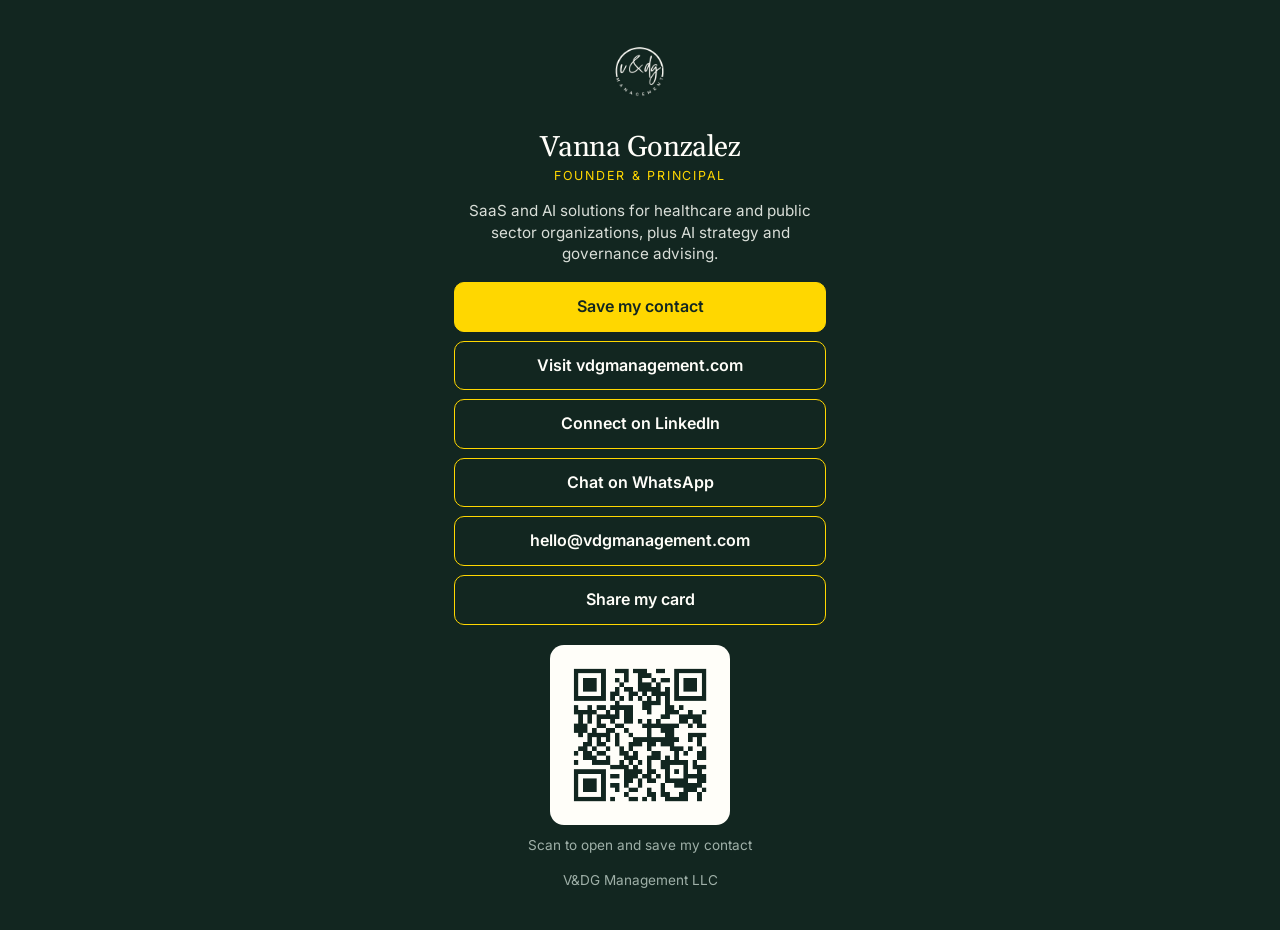
<file: connect.html>
<!doctype html>
<html lang="en">
<head>
<meta charset="utf-8">
<meta name="viewport" content="width=device-width,initial-scale=1">
<title>Vanna Gonzalez | V&amp;DG Management</title>
<meta name="description" content="Connect with Vanna Gonzalez, Founder &amp; Principal of V&amp;DG Management LLC: SaaS and AI solutions for healthcare and public sector organizations, plus AI strategy and governance advising.">
<meta name="robots" content="noindex">
<meta name="theme-color" content="#122620">
<link rel="canonical" href="https://vdgmanagement.com/connect.html">
<link rel="icon" type="image/png" sizes="32x32" href="img/favicon-32.png">
<link rel="apple-touch-icon" href="img/apple-touch-icon.png">
<meta name="apple-mobile-web-app-title" content="Vanna Gonzalez">
<meta name="application-name" content="Vanna Gonzalez">
<link rel="stylesheet" href="css/site.css">
<style>
body.connect{background:#122620;color:#FFFEF9;min-height:100vh;display:flex;align-items:center;justify-content:center;margin:0;font-family:"Inter",system-ui,sans-serif}
.card{width:100%;max-width:420px;padding:24px 24px;text-align:center}
.card img{display:block;margin:0 auto;width:96px;height:96px;border-radius:50%}
.card h1{font-family:"Gelasio",Georgia,serif;font-size:1.8rem;margin:12px 0 2px;color:#FFFEF9}
.role{color:#FFD700;letter-spacing:.14em;font-size:.78rem;text-transform:uppercase;margin:0 0 14px}
.tag{color:#D9DED8;font-size:.95rem;line-height:1.4;margin:0 0 18px}
.actions{display:grid;gap:9px}
.actions a{display:block;padding:11px 16px;border-radius:10px;text-decoration:none;font-weight:600;font-size:1rem;border:1.5px solid #FFD700;color:#FFFEF9}
.actions a.primary{background:#FFD700;color:#122620}
.actions a:focus-visible{outline:3px solid #FFFEF9;outline-offset:3px}
.qr{margin:20px auto 0;width:180px;background:#FFFEF9;border-radius:14px;padding:10px}.qr img{display:block;width:100%;height:auto;border-radius:6px}.qrcap{margin:10px 0 0;color:#9fb0a8;font-size:.85rem}
.foot{margin-top:14px;color:#9fb0a8;font-size:.85rem}
</style>
</head>
<body class="connect">
<main class="card">
  <img src="img/vdg-logo-official.png" width="96" height="96" alt="V&amp;DG Management logo">
  <h1>Vanna Gonzalez</h1>
  <p class="role">Founder &amp; Principal</p>
  <p class="tag">SaaS and AI solutions for healthcare and public sector organizations, plus AI strategy and governance advising.</p>
  <div class="actions">
    <a class="primary" href="vanna.vcf" download="Vanna-Gonzalez.vcf">Save my contact</a>
    <a href="https://vdgmanagement.com">Visit vdgmanagement.com</a>
    <a href="https://www.linkedin.com/in/vanna-g-ai-healthcare-strategy" id="li" rel="noopener">Connect on LinkedIn</a>
    <a href="https://wa.me/19415868995" rel="noopener">Chat on WhatsApp</a>
    <a href="mailto:hello@vdgmanagement.com">hello@vdgmanagement.com</a>
    <a href="#" id="share" hidden>Share my card</a>
  </div>
  <div class="qr"><img src="img/connect-qr.png" width="190" height="190" alt="QR code that opens this page"></div>
  <p class="qrcap">Scan to open and save my contact</p>
  <p class="foot">V&amp;DG Management LLC</p>
</main>
<script>
(function(){
  var b=document.getElementById('share');
  if(!b) return;
  var url='https://vdgmanagement.com/connect.html';
  b.hidden=false;
  b.addEventListener('click',function(e){
    e.preventDefault();
    if(navigator.share){
      navigator.share({title:'Vanna Gonzalez, V&DG Management',text:'My digital business card',url:url}).catch(function(){});
    } else if(navigator.clipboard){
      navigator.clipboard.writeText(url).then(function(){b.textContent='Link copied';});
    } else { window.prompt('Copy this link',url); }
  });
})();
</script>
<script>
(function(){
  var a=document.getElementById('li'); if(!a) return;
  var id='vanna-g-ai-healthcare-strategy', web='https://www.linkedin.com/in/'+id, ua=navigator.userAgent||'';
  a.addEventListener('click',function(e){
    var app=null;
    if(/android/i.test(ua)) app='intent://www.linkedin.com/in/'+id+'#Intent;scheme=https;package=com.linkedin.android;S.browser_fallback_url='+encodeURIComponent(web)+';end';
    else if(/iphone|ipad|ipod/i.test(ua)) app='linkedin://in/'+id;
    if(!app) return;
    e.preventDefault();
    var t=setTimeout(function(){ if(!document.hidden) window.location.href=web; },1500);
    document.addEventListener('visibilitychange',function(){ if(document.hidden) clearTimeout(t); });
    window.location.href=app;
  });
})();
</script>
</body>
</html>
</file>
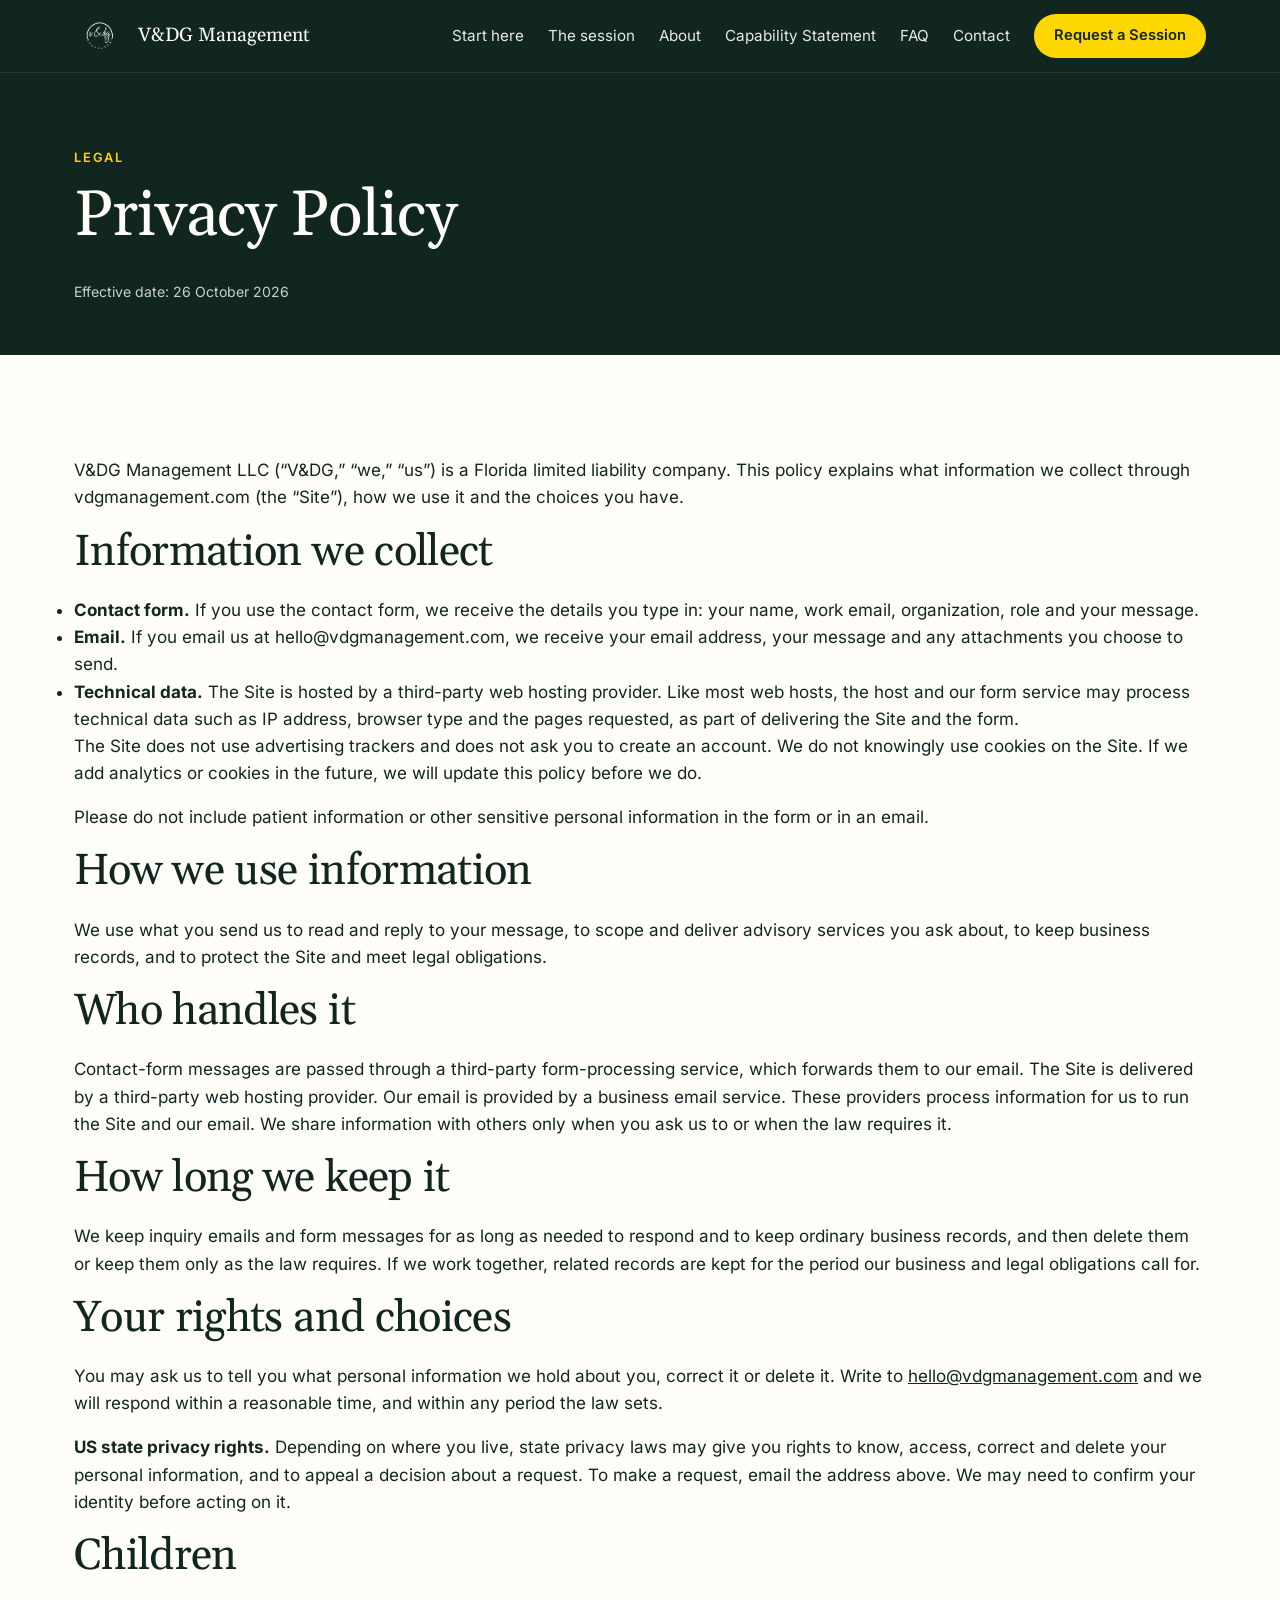
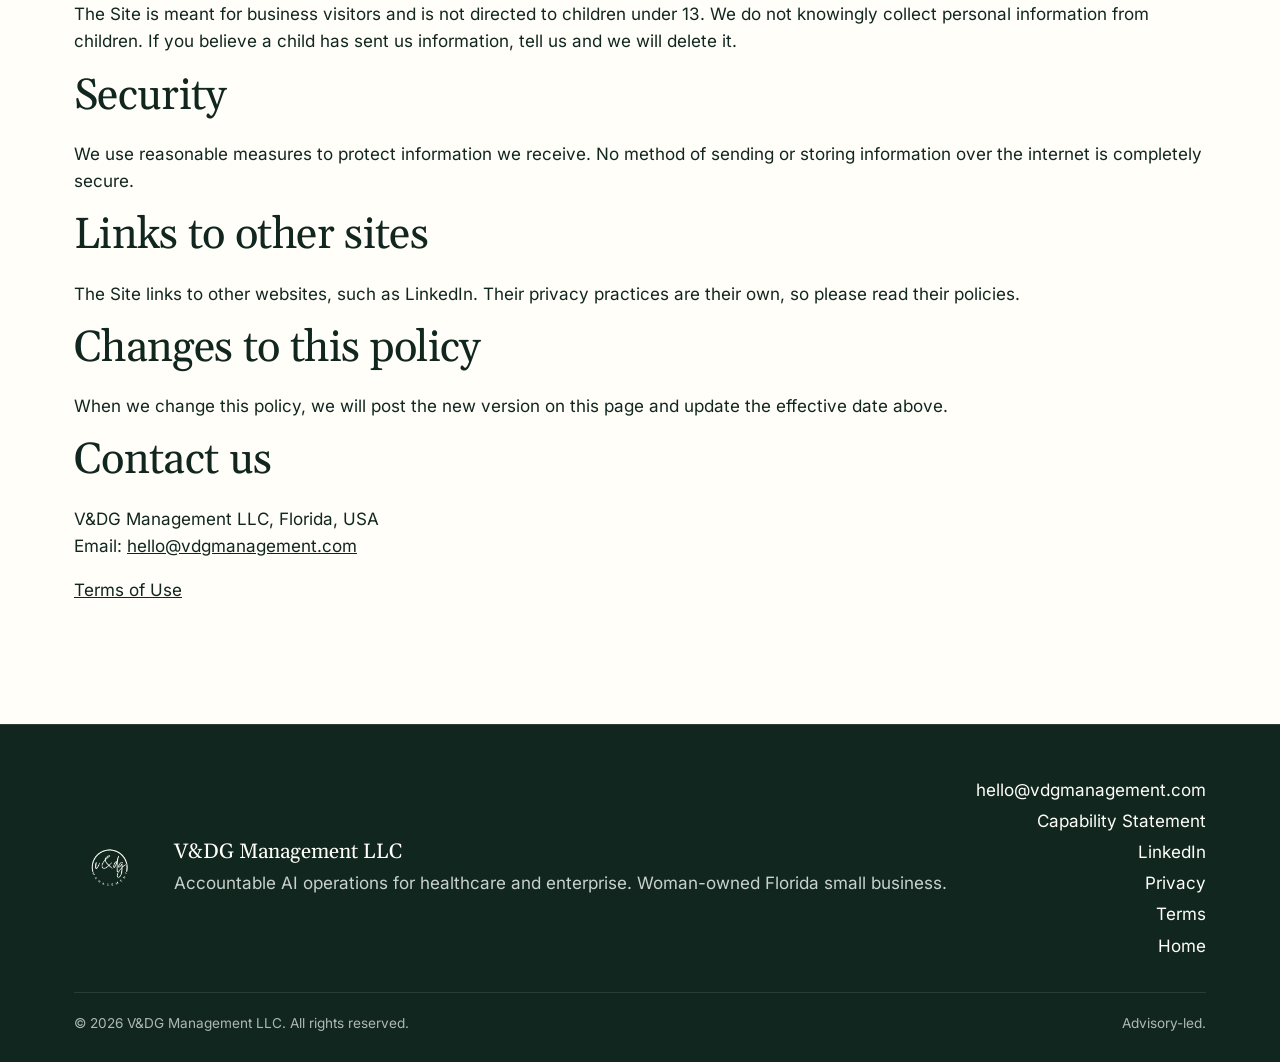
<file: privacy.html>
<!doctype html>
<!-- DRAFT for attorney review, not legal advice -->
<html lang="en">
<head>
<meta charset="utf-8">
<meta name="viewport" content="width=device-width,initial-scale=1">
<title>Privacy Policy | V&amp;DG Management</title>
<meta name="description" content="How V&amp;DG Management LLC handles information you send through vdgmanagement.com.">
<link rel="canonical" href="https://vdgmanagement.com/privacy.html">
<meta name="theme-color" content="#122620">
<meta property="og:type" content="website">
<meta property="og:site_name" content="V&amp;DG Management">
<meta property="og:title" content="Privacy Policy | V&amp;DG Management">
<meta property="og:url" content="https://vdgmanagement.com/privacy.html">
<meta property="og:image" content="https://vdgmanagement.com/img/og-image.jpg">
<link rel="icon" href="favicon.ico" sizes="any">
<link rel="icon" type="image/png" sizes="32x32" href="img/favicon-32.png">
<link rel="apple-touch-icon" href="img/apple-touch-icon.png">
<link rel="manifest" href="site.webmanifest">
<link rel="preload" href="fonts/gelasio-latin.woff2" as="font" type="font/woff2" crossorigin>
<link rel="preload" href="fonts/inter-latin.woff2" as="font" type="font/woff2" crossorigin>
<link rel="stylesheet" href="css/site.css">
</head>
<body>
<a class="skip" href="#main">Skip to content</a>

<header class="site-header">
  <div class="wrap">
    <a class="brand" href="index.html" aria-label="V&amp;DG Management, home" data-cta="header-logo">
      <img src="img/vdg-logo-official.png" width="52" height="52" alt="V&amp;DG Management logo">
      <span>V&amp;DG Management</span>
    </a>
    <nav class="nav" aria-label="Main">
      <a href="index.html#paths" data-cta="nav-paths">Start here</a>
      <a href="index.html#offer" data-cta="nav-offer">The session</a>
      <a href="index.html#about" data-cta="nav-about">About</a>
      <a href="capability-statement.html" data-cta="nav-capability">Capability Statement</a>
      <a href="index.html#faq" data-cta="nav-faq">FAQ</a>
      <a href="index.html#contact" data-cta="nav-contact">Contact</a>
      <a class="btn btn-yellow" href="index.html#contact" data-cta="header-session" data-path="enterprise"><span class="long">Request a Session</span><span class="short">Request a session</span></a>
    </nav>
  </div>
</header>

<main id="main">
<section class="cap-hero on-dark legal-hero" aria-labelledby="legal-h">
  <div class="wrap">
    <p class="kicker">Legal</p>
    <h1 id="legal-h">Privacy Policy</h1>
    <p class="cap-meta">Effective date: 26 October 2026</p>
  </div>
</section>

<section class="section legal-body">
  <div class="wrap legal-wrap">
    <p>V&amp;DG Management LLC (&ldquo;V&amp;DG,&rdquo; &ldquo;we,&rdquo; &ldquo;us&rdquo;) is a Florida limited liability company. This policy explains what information we collect through vdgmanagement.com (the &ldquo;Site&rdquo;), how we use it and the choices you have.</p>

    <h2>Information we collect</h2>
    <ul>
      <li><strong>Contact form.</strong> If you use the contact form, we receive the details you type in: your name, work email, organization, role and your message.</li>
      <li><strong>Email.</strong> If you email us at hello@vdgmanagement.com, we receive your email address, your message and any attachments you choose to send.</li>
      <li><strong>Technical data.</strong> The Site is hosted by a third-party web hosting provider. Like most web hosts, the host and our form service may process technical data such as IP address, browser type and the pages requested, as part of delivering the Site and the form.</li>
    </ul>
    <p>The Site does not use advertising trackers and does not ask you to create an account. We do not knowingly use cookies on the Site. If we add analytics or cookies in the future, we will update this policy before we do.</p>
    <p>Please do not include patient information or other sensitive personal information in the form or in an email.</p>

    <h2>How we use information</h2>
    <p>We use what you send us to read and reply to your message, to scope and deliver advisory services you ask about, to keep business records, and to protect the Site and meet legal obligations.</p>

    <h2>Who handles it</h2>
    <p>Contact-form messages are passed through a third-party form-processing service, which forwards them to our email. The Site is delivered by a third-party web hosting provider. Our email is provided by a business email service. These providers process information for us to run the Site and our email. We share information with others only when you ask us to or when the law requires it.</p>

    <h2>How long we keep it</h2>
    <p>We keep inquiry emails and form messages for as long as needed to respond and to keep ordinary business records, and then delete them or keep them only as the law requires. If we work together, related records are kept for the period our business and legal obligations call for.</p>

    <h2>Your rights and choices</h2>
    <p>You may ask us to tell you what personal information we hold about you, correct it or delete it. Write to <a href="mailto:hello@vdgmanagement.com">hello@vdgmanagement.com</a> and we will respond within a reasonable time, and within any period the law sets.</p>
    <p><strong>US state privacy rights.</strong> Depending on where you live, state privacy laws may give you rights to know, access, correct and delete your personal information, and to appeal a decision about a request. To make a request, email the address above. We may need to confirm your identity before acting on it.</p>

    <h2>Children</h2>
    <p>The Site is meant for business visitors and is not directed to children under 13. We do not knowingly collect personal information from children. If you believe a child has sent us information, tell us and we will delete it.</p>

    <h2>Security</h2>
    <p>We use reasonable measures to protect information we receive. No method of sending or storing information over the internet is completely secure.</p>

    <h2>Links to other sites</h2>
    <p>The Site links to other websites, such as LinkedIn. Their privacy practices are their own, so please read their policies.</p>

    <h2>Changes to this policy</h2>
    <p>When we change this policy, we will post the new version on this page and update the effective date above.</p>

    <h2>Contact us</h2>
    <p>V&amp;DG Management LLC, Florida, USA<br>Email: <a href="mailto:hello@vdgmanagement.com">hello@vdgmanagement.com</a></p>
    <p class="legal-links"><a href="terms.html">Terms of Use</a></p>
  </div>
</section>
</main>

<footer class="site-footer on-dark">
  <div class="wrap">
    <div class="footer-grid">
      <img src="img/vdg-logo-official.png" width="72" height="72" loading="lazy" alt="V&amp;DG Management logo">
      <div>
        <p style="margin:0;font:400 1.3rem/1.3 var(--serif)">V&amp;DG Management LLC</p>
        <p style="margin:4px 0 0;color:#C9D1CC">Accountable AI operations for healthcare and enterprise. Woman-owned Florida small business.</p>
      </div>
      <ul>
        <li><a href="mailto:hello@vdgmanagement.com" data-cta="footer-email">hello@vdgmanagement.com</a></li>
        <li><a href="capability-statement.html" data-cta="footer-capability">Capability Statement</a></li>
        <li><a href="https://www.linkedin.com/in/vanna-g-ai-healthcare-strategy" target="_blank" rel="noopener" data-cta="footer-linkedin">LinkedIn<span class="sr-only"> (opens in a new tab)</span></a></li>
        <li><a href="privacy.html" data-cta="footer-privacy">Privacy</a></li>
        <li><a href="terms.html" data-cta="footer-terms">Terms</a></li>
        <li><a href="index.html#top" data-cta="footer-top">Home</a></li>
      </ul>
    </div>
    <div class="legal"><span>&copy; 2026 V&amp;DG Management LLC. All rights reserved.</span><span>Advisory-led.</span></div>
  </div>
</footer>
</body>
</html>
</file>
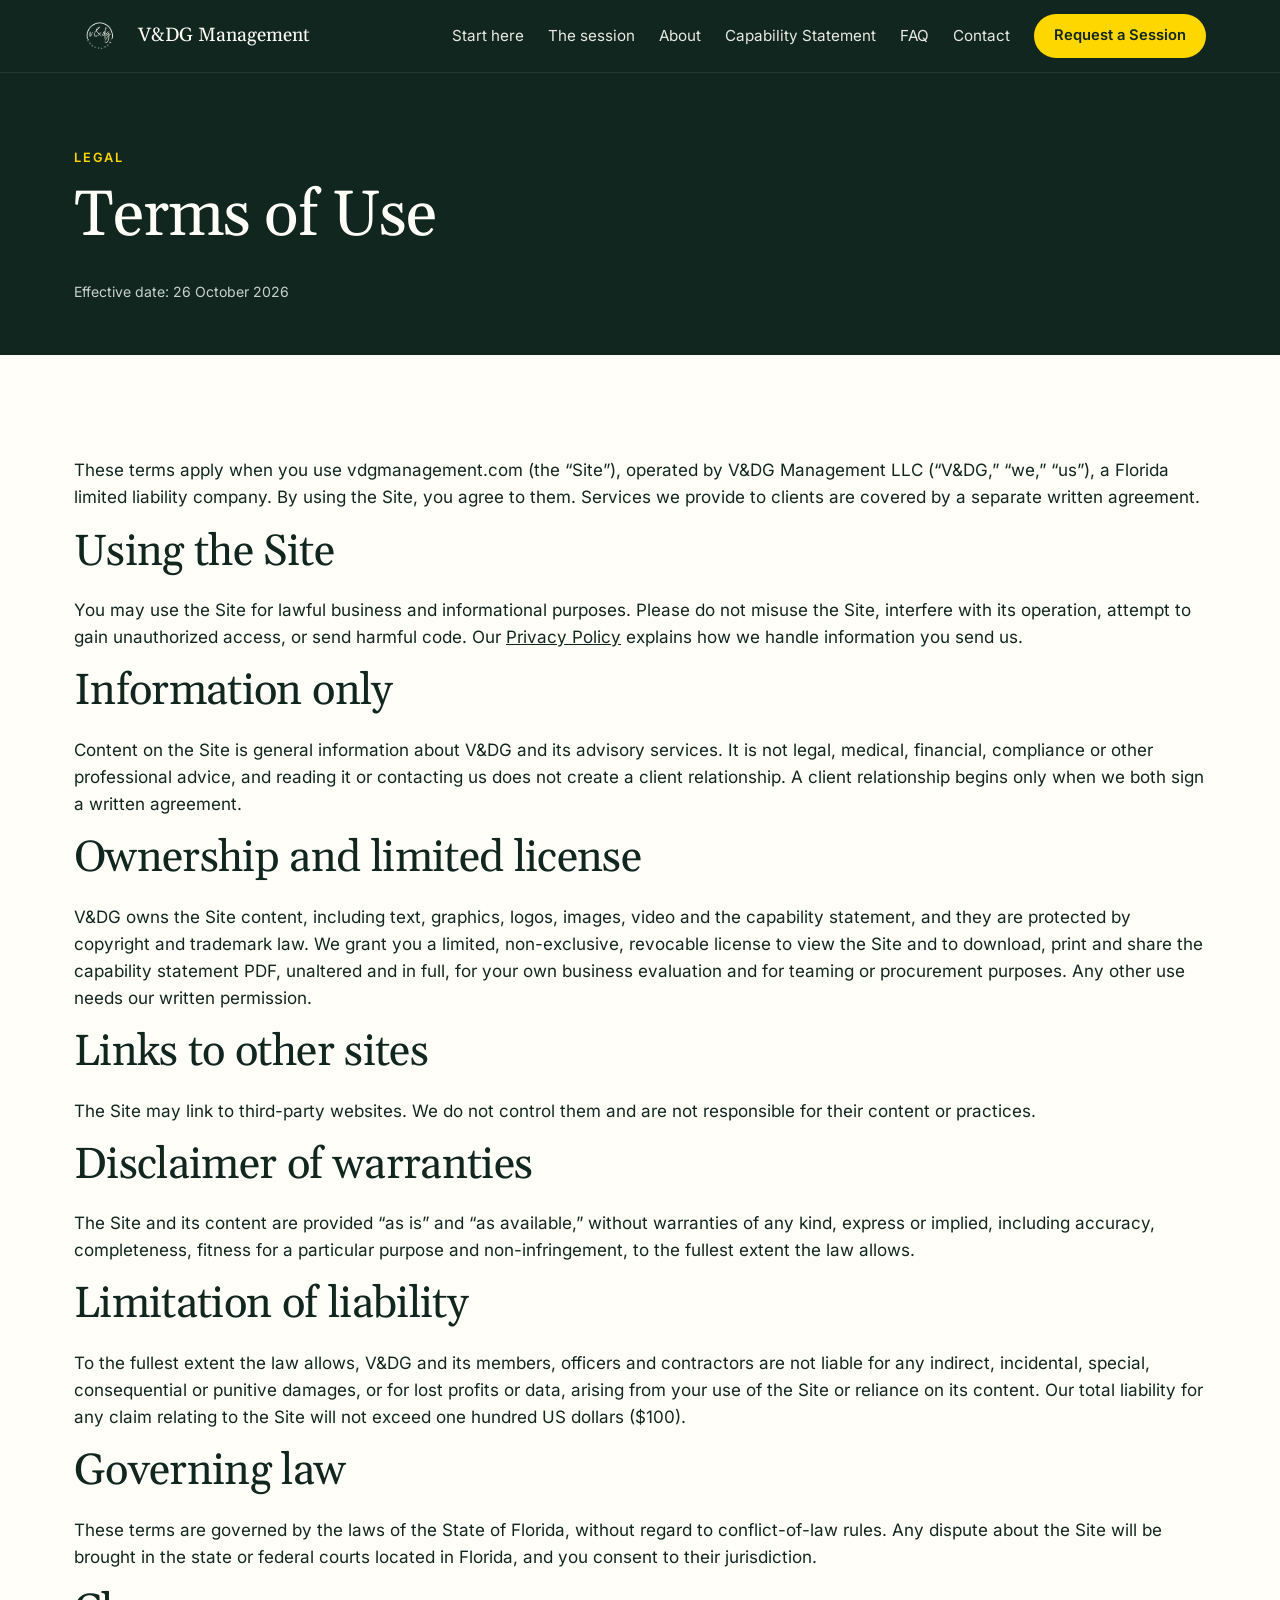
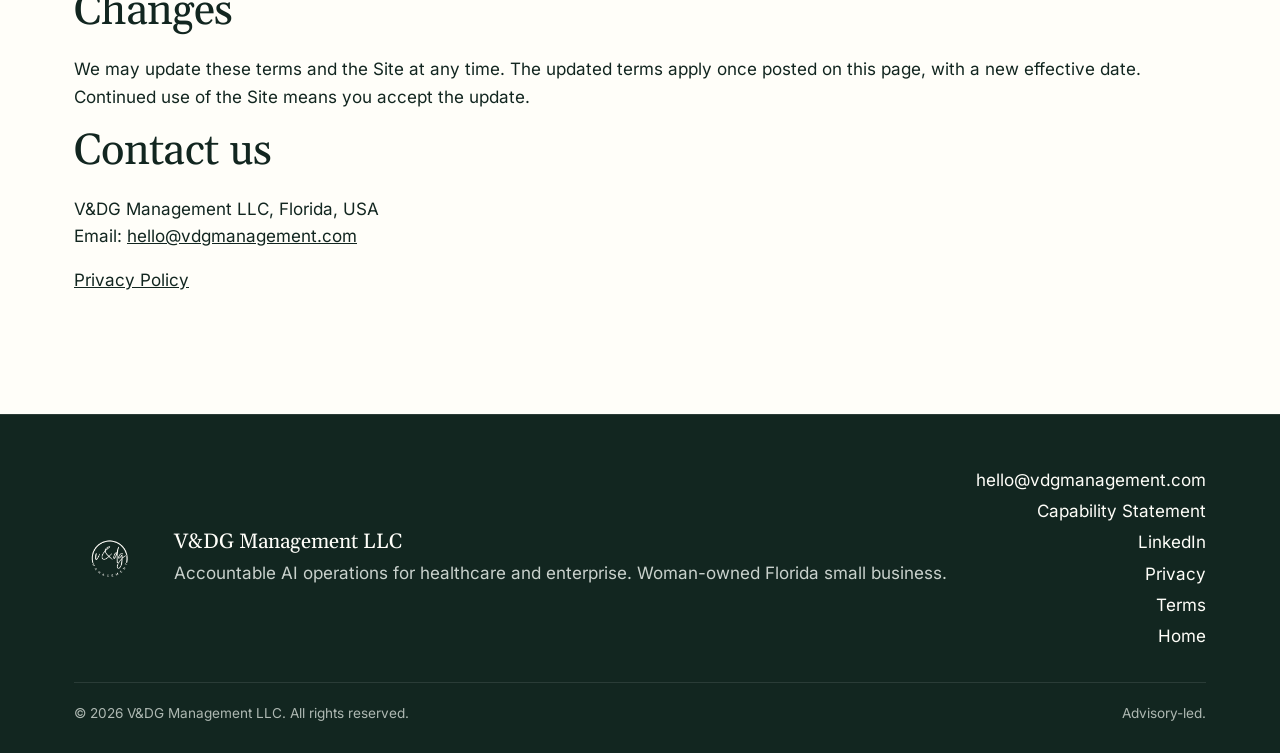
<file: terms.html>
<!doctype html>
<!-- DRAFT for attorney review, not legal advice -->
<html lang="en">
<head>
<meta charset="utf-8">
<meta name="viewport" content="width=device-width,initial-scale=1">
<title>Terms of Use | V&amp;DG Management</title>
<meta name="description" content="Terms of use for vdgmanagement.com, the website of V&amp;DG Management LLC.">
<link rel="canonical" href="https://vdgmanagement.com/terms.html">
<meta name="theme-color" content="#122620">
<meta property="og:type" content="website">
<meta property="og:site_name" content="V&amp;DG Management">
<meta property="og:title" content="Terms of Use | V&amp;DG Management">
<meta property="og:url" content="https://vdgmanagement.com/terms.html">
<meta property="og:image" content="https://vdgmanagement.com/img/og-image.jpg">
<link rel="icon" href="favicon.ico" sizes="any">
<link rel="icon" type="image/png" sizes="32x32" href="img/favicon-32.png">
<link rel="apple-touch-icon" href="img/apple-touch-icon.png">
<link rel="manifest" href="site.webmanifest">
<link rel="preload" href="fonts/gelasio-latin.woff2" as="font" type="font/woff2" crossorigin>
<link rel="preload" href="fonts/inter-latin.woff2" as="font" type="font/woff2" crossorigin>
<link rel="stylesheet" href="css/site.css">
</head>
<body>
<a class="skip" href="#main">Skip to content</a>

<header class="site-header">
  <div class="wrap">
    <a class="brand" href="index.html" aria-label="V&amp;DG Management, home" data-cta="header-logo">
      <img src="img/vdg-logo-official.png" width="52" height="52" alt="V&amp;DG Management logo">
      <span>V&amp;DG Management</span>
    </a>
    <nav class="nav" aria-label="Main">
      <a href="index.html#paths" data-cta="nav-paths">Start here</a>
      <a href="index.html#offer" data-cta="nav-offer">The session</a>
      <a href="index.html#about" data-cta="nav-about">About</a>
      <a href="capability-statement.html" data-cta="nav-capability">Capability Statement</a>
      <a href="index.html#faq" data-cta="nav-faq">FAQ</a>
      <a href="index.html#contact" data-cta="nav-contact">Contact</a>
      <a class="btn btn-yellow" href="index.html#contact" data-cta="header-session" data-path="enterprise"><span class="long">Request a Session</span><span class="short">Request a session</span></a>
    </nav>
  </div>
</header>

<main id="main">
<section class="cap-hero on-dark legal-hero" aria-labelledby="legal-h">
  <div class="wrap">
    <p class="kicker">Legal</p>
    <h1 id="legal-h">Terms of Use</h1>
    <p class="cap-meta">Effective date: 26 October 2026</p>
  </div>
</section>

<section class="section legal-body">
  <div class="wrap legal-wrap">
    <p>These terms apply when you use vdgmanagement.com (the &ldquo;Site&rdquo;), operated by V&amp;DG Management LLC (&ldquo;V&amp;DG,&rdquo; &ldquo;we,&rdquo; &ldquo;us&rdquo;), a Florida limited liability company. By using the Site, you agree to them. Services we provide to clients are covered by a separate written agreement.</p>

    <h2>Using the Site</h2>
    <p>You may use the Site for lawful business and informational purposes. Please do not misuse the Site, interfere with its operation, attempt to gain unauthorized access, or send harmful code. Our <a href="privacy.html">Privacy Policy</a> explains how we handle information you send us.</p>

    <h2>Information only</h2>
    <p>Content on the Site is general information about V&amp;DG and its advisory services. It is not legal, medical, financial, compliance or other professional advice, and reading it or contacting us does not create a client relationship. A client relationship begins only when we both sign a written agreement.</p>

    <h2>Ownership and limited license</h2>
    <p>V&amp;DG owns the Site content, including text, graphics, logos, images, video and the capability statement, and they are protected by copyright and trademark law. We grant you a limited, non-exclusive, revocable license to view the Site and to download, print and share the capability statement PDF, unaltered and in full, for your own business evaluation and for teaming or procurement purposes. Any other use needs our written permission.</p>

    <h2>Links to other sites</h2>
    <p>The Site may link to third-party websites. We do not control them and are not responsible for their content or practices.</p>

    <h2>Disclaimer of warranties</h2>
    <p>The Site and its content are provided &ldquo;as is&rdquo; and &ldquo;as available,&rdquo; without warranties of any kind, express or implied, including accuracy, completeness, fitness for a particular purpose and non-infringement, to the fullest extent the law allows.</p>

    <h2>Limitation of liability</h2>
    <p>To the fullest extent the law allows, V&amp;DG and its members, officers and contractors are not liable for any indirect, incidental, special, consequential or punitive damages, or for lost profits or data, arising from your use of the Site or reliance on its content. Our total liability for any claim relating to the Site will not exceed one hundred US dollars ($100).</p>

    <h2>Governing law</h2>
    <p>These terms are governed by the laws of the State of Florida, without regard to conflict-of-law rules. Any dispute about the Site will be brought in the state or federal courts located in Florida, and you consent to their jurisdiction.</p>

    <h2>Changes</h2>
    <p>We may update these terms and the Site at any time. The updated terms apply once posted on this page, with a new effective date. Continued use of the Site means you accept the update.</p>

    <h2>Contact us</h2>
    <p>V&amp;DG Management LLC, Florida, USA<br>Email: <a href="mailto:hello@vdgmanagement.com">hello@vdgmanagement.com</a></p>
    <p class="legal-links"><a href="privacy.html">Privacy Policy</a></p>
  </div>
</section>
</main>

<footer class="site-footer on-dark">
  <div class="wrap">
    <div class="footer-grid">
      <img src="img/vdg-logo-official.png" width="72" height="72" loading="lazy" alt="V&amp;DG Management logo">
      <div>
        <p style="margin:0;font:400 1.3rem/1.3 var(--serif)">V&amp;DG Management LLC</p>
        <p style="margin:4px 0 0;color:#C9D1CC">Accountable AI operations for healthcare and enterprise. Woman-owned Florida small business.</p>
      </div>
      <ul>
        <li><a href="mailto:hello@vdgmanagement.com" data-cta="footer-email">hello@vdgmanagement.com</a></li>
        <li><a href="capability-statement.html" data-cta="footer-capability">Capability Statement</a></li>
        <li><a href="https://www.linkedin.com/in/vanna-g-ai-healthcare-strategy" target="_blank" rel="noopener" data-cta="footer-linkedin">LinkedIn<span class="sr-only"> (opens in a new tab)</span></a></li>
        <li><a href="privacy.html" data-cta="footer-privacy">Privacy</a></li>
        <li><a href="terms.html" data-cta="footer-terms">Terms</a></li>
        <li><a href="index.html#top" data-cta="footer-top">Home</a></li>
      </ul>
    </div>
    <div class="legal"><span>&copy; 2026 V&amp;DG Management LLC. All rights reserved.</span><span>Advisory-led.</span></div>
  </div>
</footer>
</body>
</html>
</file>
<file: css/site.css>
/* V&DG Management: conversion build, styled to match the "Pitch the Future" deck */
@font-face{font-family:"Gelasio";src:url(../fonts/gelasio-latin.woff2) format("woff2");font-weight:400 700;font-display:swap}
@font-face{font-family:"Inter";src:url(../fonts/inter-latin.woff2) format("woff2");font-weight:100 900;font-display:swap}
:root{--green:#122620;--green-2:#1F342D;--green-3:#273C35;--cream:#FFFEF9;--yellow:#FFD700;--yellow-2:#FFE34D;
--ink:#122620;--muted:#4A5A54;--soft:#D9DED8;--line:#E4E1D4;--serif:"Gelasio",Georgia,"Times New Roman",serif;
--sans:"Inter",system-ui,-apple-system,"Segoe UI",Roboto,Helvetica,Arial,sans-serif;--r:24px;--r-sm:16px;--wrap:1180px}
*,*::before,*::after{box-sizing:border-box}
html{scroll-behavior:smooth;scroll-padding-top:88px;-webkit-text-size-adjust:100%}
@media (prefers-reduced-motion:reduce){html{scroll-behavior:auto}*{transition:none!important}}
body{margin:0;background:var(--cream);color:var(--ink);font:400 17px/1.6 var(--sans)}
img,video{display:block;max-width:100%;height:auto}
a{color:inherit}
h1,h2,h3{font-family:var(--serif);font-weight:400;line-height:1.12;letter-spacing:-.015em;margin:0 0 .45em}
h1{font-size:clamp(2.4rem,5vw,4.2rem)}
h2{font-size:clamp(1.9rem,3.4vw,2.9rem)}
h3{font-size:1.3rem}
p{margin:0 0 1em}
ul{margin:0;padding:0}
.wrap{max-width:var(--wrap);margin:0 auto;padding:0 24px}
.section{padding:clamp(56px,8vw,104px) 0}
.kicker{font:600 .8rem/1.4 var(--sans);letter-spacing:.14em;text-transform:uppercase;margin:0 0 14px;color:var(--muted)}
.on-dark{background:var(--green);color:var(--cream)}
.on-dark .kicker{color:var(--yellow)}
.lead{font-size:1.15rem;color:var(--muted);max-width:40em}
.on-dark .lead{color:var(--soft)}
.sr-only{position:absolute;width:1px;height:1px;overflow:hidden;clip:rect(0 0 0 0);white-space:nowrap}
.skip{position:absolute;left:-9999px;top:0;background:var(--yellow);color:var(--green);padding:10px 16px;z-index:100}
.skip:focus{left:0}
:focus-visible{outline:3px solid var(--yellow);outline-offset:3px;border-radius:6px}
.on-cream :focus-visible,.panel-yellow :focus-visible{outline-color:var(--green)}

/* buttons */
.btn{display:inline-flex;align-items:center;justify-content:center;gap:.5em;font:600 1rem/1.2 var(--sans);text-decoration:none;text-align:center;padding:16px 26px;border-radius:999px;border:2px solid transparent;cursor:pointer;transition:transform .15s,background .15s}
.btn:hover{transform:translateY(-1px)}
.btn-yellow{background:var(--yellow);color:var(--green)}
.btn-yellow:hover{background:var(--yellow-2)}
.btn-green{background:var(--green);color:var(--cream)}
.btn-green:hover{background:var(--green-3)}
.btn-ghost{border-color:currentColor;background:transparent;color:inherit}
.btn-row{display:flex;flex-wrap:wrap;gap:12px;margin-top:24px}
.cta-band{display:flex;flex-wrap:wrap;align-items:center;justify-content:space-between;gap:16px 24px;margin-top:48px;padding:22px 26px;border-radius:var(--r-sm);background:#F4F1E4}
.cta-band p{margin:0;font-weight:600}
.on-dark .cta-band{background:var(--green-2)}
.cta-band .btn-row{margin:0}
.reassure{font-size:.9rem;color:var(--muted);margin:12px 0 0}
.on-dark .reassure{color:#C9D1CC}

/* header */
.site-header{position:sticky;top:0;z-index:50;background:var(--green);color:var(--cream);box-shadow:0 1px 0 rgba(255,254,249,.08)}
.site-header .wrap{display:flex;align-items:center;justify-content:space-between;gap:16px;height:72px}
.brand{display:flex;align-items:center;gap:12px;text-decoration:none}
.brand img{width:52px;height:52px}
.brand span{font:400 1.2rem/1 var(--serif)}
.nav{display:flex;align-items:center;gap:24px}
.nav a{text-decoration:none;font-size:.95rem;opacity:.9}
.nav a:hover{opacity:1;text-decoration:underline;text-underline-offset:6px}
.nav .btn{opacity:1;padding:11px 18px;font-size:.92rem}
.nav .btn:hover{text-decoration:none}
.btn .short{display:none}
@media (max-width:960px){.nav a:not(.btn){display:none}}
@media (max-width:520px){.brand span{display:none}.btn .long{display:none}.btn .short{display:inline}}

/* hero */
.hero{padding:clamp(48px,7vw,96px) 0 clamp(40px,5vw,64px)}
.hero-grid{display:grid;grid-template-columns:1.3fr .7fr;gap:clamp(28px,5vw,72px);align-items:center}
.hero h1{max-width:13em}
.hero-card{background:var(--green-2);border-radius:var(--r);padding:clamp(18px,3vw,32px)}
.hero-card img{border-radius:var(--r-sm);width:100%}
.trust-line{display:flex;flex-wrap:wrap;gap:8px 18px;margin:20px 0 0;list-style:none;font-size:.92rem;color:var(--soft)}
.trust-line li::before{content:"✓";color:var(--yellow);margin-right:7px;font-weight:700}
@media (max-width:860px){.hero-grid{grid-template-columns:1fr}.hero-card{max-width:150px;order:-1;padding:10px}}

/* two paths */
.paths{padding:0 0 clamp(56px,7vw,96px)}
.paths-grid{display:grid;grid-template-columns:1fr 1fr;gap:24px}
.path{display:flex;flex-direction:column;border-radius:var(--r);overflow:hidden;background:var(--cream);color:var(--ink)}
.path .media img{width:100%;aspect-ratio:16/8;object-fit:cover}
.path .body{display:flex;flex-direction:column;flex:1;padding:28px clamp(22px,3vw,34px) 32px}
.path .who{font:600 .8rem/1.4 var(--sans);letter-spacing:.14em;text-transform:uppercase;color:var(--muted);margin:0 0 10px}
.path h3{font-size:clamp(1.5rem,2.4vw,1.95rem);margin-bottom:.35em}
.path .price{font:400 2.4rem/1 var(--serif);margin:6px 0 14px}
.path .price small{font:500 .95rem var(--sans);color:var(--muted);margin-left:8px}
.path ul{list-style:none;margin:0 0 22px}
.path li{padding-left:26px;position:relative;margin:0 0 8px}
.path li::before{content:"";position:absolute;left:2px;top:.55em;width:12px;height:7px;border-left:2px solid var(--green);border-bottom:2px solid var(--green);transform:rotate(-45deg)}
.path .btn{margin-top:auto;align-self:flex-start}
.path-yellow{background:var(--yellow)}
.path-yellow .who{color:var(--green)}
.path-note{font-size:.88rem;color:var(--muted);margin:12px 0 0}
.path-yellow .path-note{color:#3B4A33}
@media (max-width:860px){.paths-grid{grid-template-columns:1fr}}

/* video */
.video-grid{display:grid;grid-template-columns:.8fr 1.2fr;gap:clamp(28px,5vw,64px);align-items:center}
.video-frame{position:relative;border-radius:var(--r);overflow:hidden;background:var(--green) url(../img/florida-gulf-coast.jpg) center/cover;aspect-ratio:16/9}
.video-frame video{width:100%;height:100%;object-fit:cover;background:transparent}
.play{position:absolute;inset:0;display:flex;align-items:center;justify-content:center;gap:14px;border:0;background:linear-gradient(0deg,rgba(18,38,32,.55),rgba(18,38,32,.15));color:var(--cream);font:600 1rem var(--sans);cursor:pointer}
.play .icon{width:76px;height:76px;border-radius:50%;background:var(--yellow);display:grid;place-items:center;box-shadow:0 10px 30px rgba(0,0,0,.25)}
.video-frame.playing .play{display:none}
.video-msg{position:absolute;left:16px;right:16px;bottom:16px;margin:0;padding:10px 14px;border-radius:12px;background:rgba(18,38,32,.85);color:var(--cream);font-size:.92rem}
.video-cta{margin-top:20px}
@media (max-width:860px){.video-grid{grid-template-columns:1fr}}

/* problem */
.panel-yellow{background:var(--yellow);border-radius:var(--r);padding:clamp(32px,5vw,64px)}
.problem-grid{display:grid;grid-template-columns:1fr 1fr;gap:clamp(24px,4vw,56px);align-items:center}
.ticks{list-style:none}
.ticks li{padding:14px 0 14px 34px;border-bottom:1px solid rgba(18,38,32,.18);position:relative;font-weight:500}
.ticks li:last-child{border-bottom:0}
.ticks li::before{content:"";position:absolute;left:4px;top:22px;width:12px;height:12px;border-radius:50%;background:var(--green)}
.panel-yellow .kicker{color:var(--green)}
@media (max-width:860px){.problem-grid{grid-template-columns:1fr}}

/* how */
.how-grid{display:grid;grid-template-columns:1fr 1fr;gap:clamp(28px,5vw,72px);align-items:start}
.steps{list-style:none;margin:28px 0 0;padding:0;counter-reset:s}
.steps li{counter-increment:s;position:relative;padding:0 0 22px 60px}
.steps li::before{content:counter(s);position:absolute;left:0;top:0;width:42px;height:42px;border-radius:50%;background:var(--green);color:var(--yellow);display:grid;place-items:center;font:400 1.15rem var(--serif)}
.steps h3{margin:.2em 0 .25em}
.steps p{margin:0;color:var(--muted)}
.rounded{border-radius:var(--r);overflow:hidden}
.rounded img{width:100%;height:100%;object-fit:cover}
.by-design{margin-top:22px;padding:24px 26px;border:1px solid var(--line);border-radius:var(--r-sm);background:#fff}
.by-design ul{list-style:none}
.by-design li{padding-left:22px;position:relative;margin:6px 0}
.by-design li::before{content:"";position:absolute;left:0;top:.6em;width:8px;height:8px;border-radius:50%;background:var(--yellow);box-shadow:0 0 0 2px var(--green)}
@media (max-width:860px){.how-grid{grid-template-columns:1fr}}

/* offer stack */
.offer-grid{display:grid;grid-template-columns:1.25fr .75fr;gap:24px;margin-top:36px}
.offer{background:var(--green-2);border-radius:var(--r);padding:clamp(26px,4vw,44px)}
.offer-head{display:flex;flex-wrap:wrap;justify-content:space-between;align-items:flex-end;gap:12px 24px;padding-bottom:22px;margin-bottom:22px;border-bottom:1px solid rgba(255,254,249,.14)}
.offer-head h3{font-size:clamp(1.5rem,2.6vw,2.1rem);margin:0}
.offer .price{font:400 clamp(2.4rem,4vw,3.2rem)/1 var(--serif);color:var(--yellow);margin:0}
.offer .price small{display:block;font:500 .9rem var(--sans);color:var(--soft);margin-top:6px;text-align:right}
.offer-cols{display:grid;grid-template-columns:1fr 1fr;gap:20px 32px}
.offer-cols h4{font:600 .8rem/1.4 var(--sans);letter-spacing:.12em;text-transform:uppercase;color:var(--yellow);margin:0 0 8px}
.offer-cols p,.offer-cols li{color:var(--soft);font-size:.98rem}
.offer-cols ul{list-style:none}
.offer-cols li{margin:0 0 6px;padding-left:18px;position:relative}
.offer-cols li::before{content:"–";position:absolute;left:0;color:var(--yellow)}
.offer-light{background:var(--cream);color:var(--ink)}
.offer-light .offer-head{border-color:var(--line)}
.offer-light .price{color:var(--green)}
.offer-light .price small,.offer-light .offer-cols p,.offer-light .offer-cols li{color:var(--muted)}
.offer-light .offer-cols{grid-template-columns:1fr}
.offer-light .offer-cols h4{color:var(--green)}
.offer-light .offer-cols li::before{color:var(--green)}
.next-path{margin-top:24px;padding:22px 26px;border-radius:var(--r-sm);border:1px dashed rgba(255,254,249,.28);color:var(--soft)}
.next-path strong{color:var(--cream)}
.guarantees{display:grid;grid-template-columns:repeat(3,1fr);gap:16px;margin-top:24px;list-style:none}
.guarantees li{background:rgba(255,215,0,.08);border:1px solid rgba(255,215,0,.35);border-radius:var(--r-sm);padding:18px 20px;font-weight:600}
.guarantees span{display:block;font-weight:400;color:var(--soft);font-size:.92rem;margin-top:4px}
@media (max-width:960px){.offer-grid{grid-template-columns:1fr}.guarantees{grid-template-columns:1fr}}
@media (max-width:620px){.offer-cols{grid-template-columns:1fr}.offer .price small{text-align:left}}

/* fit */
.fit-grid{display:grid;grid-template-columns:repeat(4,1fr);gap:22px;margin-top:32px}
.fit .rounded{aspect-ratio:4/5;margin-bottom:14px}
.fit h3{margin:0 0 .2em}
.fit p{color:var(--muted);margin:0;font-size:.98rem}
@media (max-width:960px){.fit-grid{grid-template-columns:1fr 1fr}}

/* credibility */
.cred-grid{display:grid;grid-template-columns:.85fr 1.15fr;gap:clamp(28px,5vw,72px);align-items:center}
.cred-grid .rounded{aspect-ratio:4/5;max-height:560px}
.creds{list-style:none;display:grid;grid-template-columns:1fr 1fr;gap:14px;margin:24px 0 0}
.creds li{background:#fff;border:1px solid var(--line);border-radius:var(--r-sm);padding:16px 18px;font-weight:600;line-height:1.35}
.creds span{display:block;font-weight:400;color:var(--muted);font-size:.9rem;margin-top:4px}
.founder-line{font-size:1.05rem;color:var(--muted)}
/* About: founder mission video (poster/still shown instead when reduced motion is requested) */
.about-media{position:relative;background:var(--green)}
.about-media video,.about-media .about-still img{width:100%;height:100%;object-fit:cover}
.about-media .about-still{display:none;height:100%}
.about-video-toggle{position:absolute;right:14px;bottom:14px;font:600 .8rem/1 var(--sans);color:var(--cream);background:rgba(18,38,32,.72);border:1px solid rgba(255,254,249,.35);border-radius:999px;padding:8px 14px;cursor:pointer}
.about-video-toggle:hover{background:rgba(18,38,32,.9)}
@media (prefers-reduced-motion:reduce){.about-media video,.about-video-toggle{display:none}.about-media .about-still{display:block}}
@media (max-width:860px){.cred-grid{grid-template-columns:1fr}.cred-grid .rounded{aspect-ratio:16/10}}
@media (max-width:520px){.creds{grid-template-columns:1fr}}

/* form */
.form-grid{display:grid;grid-template-columns:.9fr 1.1fr;gap:clamp(28px,5vw,72px);align-items:start}
.lead-form{background:var(--cream);color:var(--ink);border-radius:var(--r);padding:clamp(24px,4vw,40px)}
.field{margin:0 0 16px}
.field label{display:block;font-weight:600;font-size:.95rem;margin:0 0 6px}
.field .opt{font-weight:400;color:var(--muted)}
.field input,.field select,.field textarea{width:100%;font:400 1rem/1.4 var(--sans);color:var(--ink);background:#fff;border:1.5px solid #CFCBBB;border-radius:12px;padding:13px 14px}
.field textarea{min-height:110px;resize:vertical}
.field input:focus,.field select:focus,.field textarea:focus{outline:3px solid var(--yellow);outline-offset:1px;border-color:var(--green)}
.two{display:grid;grid-template-columns:1fr 1fr;gap:0 16px}
.form-status{margin:14px 0 0;font-size:.95rem}
.form-fine{font-size:.85rem;color:var(--muted);margin:12px 0 0}
.hp{position:absolute;left:-5000px}
.contact-list{list-style:none;margin:24px 0 0}
.contact-list li{margin:0 0 10px;padding-left:26px;position:relative;color:var(--soft)}
.contact-list li::before{content:"✓";position:absolute;left:0;color:var(--yellow);font-weight:700}
@media (max-width:860px){.form-grid{grid-template-columns:1fr}}
@media (max-width:520px){.two{grid-template-columns:1fr}}

/* faq */
.faq{max-width:860px;margin:28px auto 0}
.faq details{border-bottom:1px solid var(--line);padding:4px 0}
.faq summary{cursor:pointer;list-style:none;padding:18px 40px 18px 0;position:relative;font:400 1.2rem/1.35 var(--serif)}
.faq summary::-webkit-details-marker{display:none}
.faq summary::after{content:"+";position:absolute;right:6px;top:14px;font:400 1.6rem var(--sans);color:var(--green)}
.faq details[open] summary::after{content:"–"}
.faq details p{color:var(--muted);margin:0 0 18px;max-width:46em}
.center{text-align:center}
.center .lead{margin-left:auto;margin-right:auto}

/* final cta + footer */
.final{text-align:center}
.final .btn-row{justify-content:center}
.final h2{max-width:16em;margin-left:auto;margin-right:auto}
.site-footer{padding:48px 0 28px;border-top:1px solid rgba(255,254,249,.1)}
.footer-grid{display:grid;grid-template-columns:auto 1fr auto;gap:20px 28px;align-items:center}
.footer-grid ul{list-style:none;text-align:right}
.footer-grid li{margin:4px 0}
.footer-grid a{text-decoration:none}
.footer-grid a:hover{text-decoration:underline}
.legal{display:flex;flex-wrap:wrap;justify-content:space-between;gap:8px 24px;margin-top:28px;padding-top:20px;border-top:1px solid rgba(255,254,249,.1);font-size:.85rem;color:#AEB8B2}
@media (max-width:700px){.footer-grid{grid-template-columns:1fr}.footer-grid ul{text-align:left}}
.offer-light .kicker{color:var(--muted)}
/* credentials badge row (hero) + no-price scope line */
.badge-row{display:flex;flex-wrap:wrap;gap:6px;margin:18px 0 0;padding:0;list-style:none}
.badge-row li{font:600 .72rem/1 var(--sans);letter-spacing:.04em;text-transform:uppercase;color:var(--cream);border:1px solid rgba(255,215,0,.55);border-radius:999px;padding:7px 11px;background:rgba(255,254,249,.04)}
.path .price.price-scope{font:600 1rem/1.4 var(--sans);letter-spacing:.01em;margin:8px 0 16px;color:inherit;opacity:.9}
.offer .price.price-scope{font:600 1rem/1.4 var(--sans);color:var(--yellow);text-align:right;max-width:15em}
.offer-light .price.price-scope{color:var(--green)} /* a11y 2026-10-30: yellow on cream was 1.38:1 */
@media (max-width:620px){.offer .price.price-scope{text-align:left}.badge-row li{font-size:.68rem;padding:6px 10px}}

/* capability statement page */
.cap-hero{padding:clamp(40px,6vw,80px) 0 clamp(32px,4vw,56px)}
.cap-hero h1{max-width:14em}
.cap-grid{display:grid;grid-template-columns:1fr .9fr;gap:clamp(28px,5vw,72px);align-items:start}
.cap-list{list-style:none;margin:22px 0 0}
.cap-list li{padding-left:26px;position:relative;margin:0 0 10px;color:var(--soft)}
.cap-list li::before{content:"";position:absolute;left:2px;top:.55em;width:12px;height:7px;border-left:2px solid var(--yellow);border-bottom:2px solid var(--yellow);transform:rotate(-45deg)}
.cap-preview{background:var(--green-2);border-radius:var(--r);padding:clamp(16px,2.4vw,28px)}
.cap-preview a{display:block;border-radius:var(--r-sm);overflow:hidden;box-shadow:0 14px 40px rgba(0,0,0,.35)}
.cap-preview img{width:100%;height:auto;background:#fff}
.cap-preview figcaption{margin:14px 2px 0;font-size:.88rem;color:#C9D1CC}
.cap-meta{margin:14px 0 0;font-size:.88rem;color:#C9D1CC}
.cap-contact{display:flex;flex-wrap:wrap;align-items:center;justify-content:space-between;gap:16px 24px}
.cap-contact h2{margin:0}
.cap-contact p{margin:6px 0 0;color:var(--muted)}
@media (max-width:860px){.cap-grid{grid-template-columns:1fr}.cap-preview{max-width:560px}}
</file>
